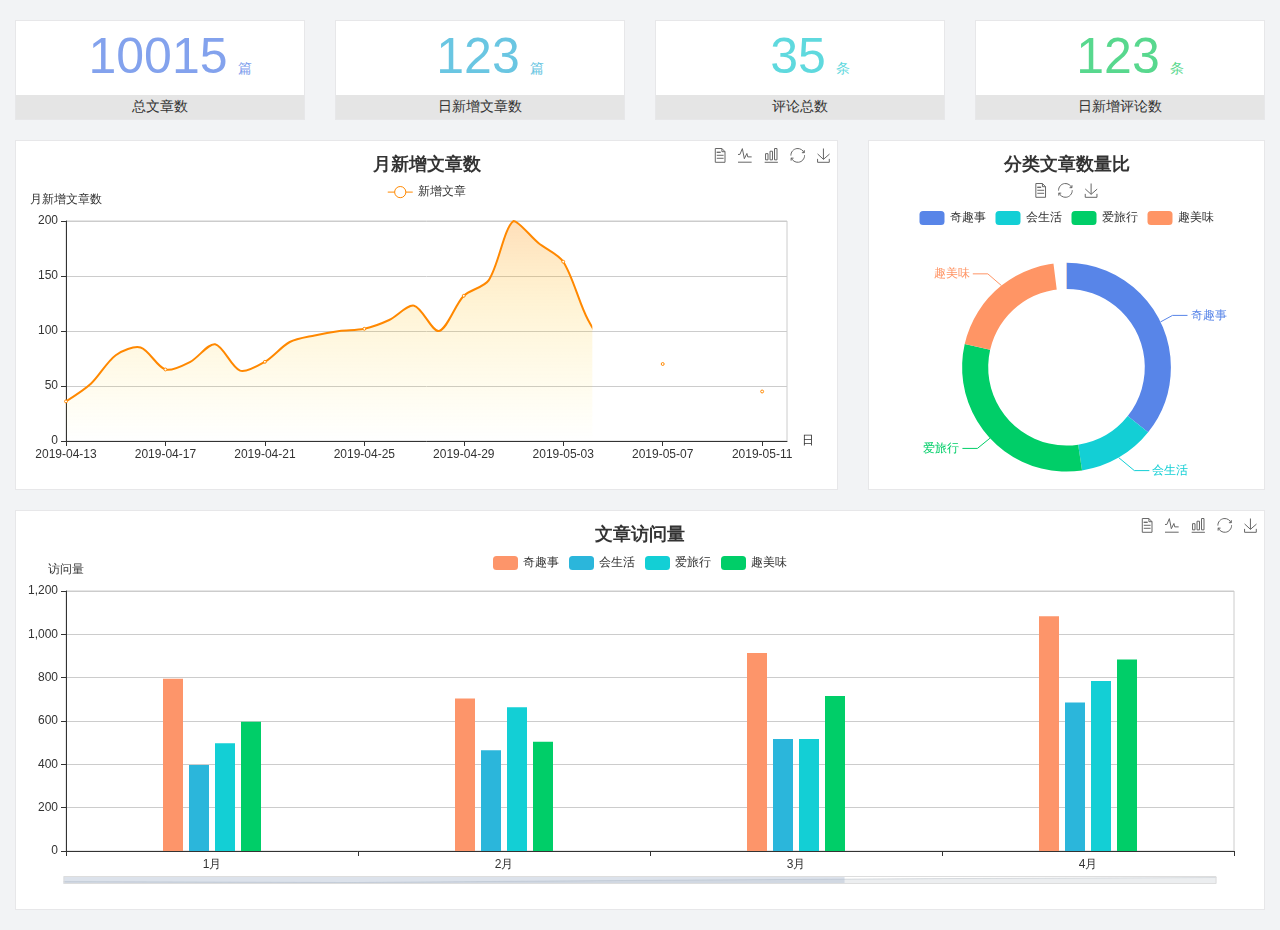
<file: home/dashboard.html>
<!DOCTYPE html>
<html lang="en">

<head>
  <meta charset="UTF-8">
  <meta name="viewport" content="width=device-width, initial-scale=1.0">
  <meta http-equiv="X-UA-Compatible" content="ie=edge">
  <title>图表统计</title>
  <link rel="stylesheet" href="../../assets/lib/bootstrap.css" />
  <link rel="stylesheet" href="../../assets/lib/main.css" />
  <script src="../../assets/lib/jquery.js"></script>
  <script type="text/javascript" src="../../assets/lib/echarts.min.js"></script>
</head>

<body>
  <div class="container-fluid">
    <div class="row spannel_list">
      <div class="col-sm-3 col-xs-6">
        <div class="spannel">
          <em>10015</em><span>篇</span>
          <b>总文章数</b>
        </div>
      </div>
      <div class="col-sm-3 col-xs-6">
        <div class="spannel scolor01">
          <em>123</em><span>篇</span>
          <b>日新增文章数</b>
        </div>
      </div>
      <div class="col-sm-3 col-xs-6">
        <div class="spannel scolor02">
          <em>35</em><span>条</span>
          <b>评论总数</b>
        </div>
      </div>
      <div class="col-sm-3 col-xs-6">
        <div class="spannel scolor03">
          <em>123</em><span>条</span>
          <b>日新增评论数</b>
        </div>
      </div>
    </div>
  </div>

  <div class="container-fluid">
    <div class="row curve-pie">
      <div class="col-lg-8 col-md-8">
        <div class="gragh_pannel" id="curve_show"></div>
      </div>
      <div class="col-lg-4 col-md-4">
        <div class="gragh_pannel" id="pie_show"></div>
      </div>
    </div>
  </div>

  <div class="container-fluid">
    <div class="column_pannel" id="column_show"></div>
  </div>

  <script>
    var oChart = echarts.init(document.getElementById('curve_show'));
    var aList_all = [
      { 'count': 36, 'date': '2019-04-13' },
      { 'count': 52, 'date': '2019-04-14' },
      { 'count': 78, 'date': '2019-04-15' },
      { 'count': 85, 'date': '2019-04-16' },
      { 'count': 65, 'date': '2019-04-17' },
      { 'count': 72, 'date': '2019-04-18' },
      { 'count': 88, 'date': '2019-04-19' },
      { 'count': 64, 'date': '2019-04-20' },
      { 'count': 72, 'date': '2019-04-21' },
      { 'count': 90, 'date': '2019-04-22' },
      { 'count': 96, 'date': '2019-04-23' },
      { 'count': 100, 'date': '2019-04-24' },
      { 'count': 102, 'date': '2019-04-25' },
      { 'count': 110, 'date': '2019-04-26' },
      { 'count': 123, 'date': '2019-04-27' },
      { 'count': 100, 'date': '2019-04-28' },
      { 'count': 132, 'date': '2019-04-29' },
      { 'count': 146, 'date': '2019-04-30' },
      { 'count': 200, 'date': '2019-05-01' },
      { 'count': 180, 'date': '2019-05-02' },
      { 'count': 163, 'date': '2019-05-03' },
      { 'count': 110, 'date': '2019-05-04' },
      { 'count': 80, 'date': '2019-05-05' },
      { 'count': 82, 'date': '2019-05-06' },
      { 'count': 70, 'date': '2019-05-07' },
      { 'count': 65, 'date': '2019-05-08' },
      { 'count': 54, 'date': '2019-05-09' },
      { 'count': 40, 'date': '2019-05-10' },
      { 'count': 45, 'date': '2019-05-11' },
      { 'count': 38, 'date': '2019-05-12' },
    ];

    let aCount = [];
    let aDate = [];

    for (var i = 0; i < aList_all.length; i++) {
      aCount.push(aList_all[i].count);
      aDate.push(aList_all[i].date);
    }

    var chartopt = {
      title: {
        text: '月新增文章数',
        left: 'center',
        top: '10'
      },
      tooltip: {
        trigger: 'axis'
      },
      legend: {
        data: ['新增文章'],
        top: '40'
      },
      toolbox: {
        show: true,
        feature: {
          mark: { show: true },
          dataView: { show: true, readOnly: false },
          magicType: { show: true, type: ['line', 'bar'] },
          restore: { show: true },
          saveAsImage: { show: true }
        }
      },
      calculable: true,
      xAxis: [
        {
          name: '日',
          type: 'category',
          boundaryGap: false,
          data: aDate
        }
      ],
      yAxis: [
        {
          name: '月新增文章数',
          type: 'value'
        }
      ],
      series: [
        {
          name: '新增文章',
          type: 'line',
          smooth: true,
          itemStyle: { normal: { areaStyle: { type: 'default' }, color: '#f80' }, lineStyle: { color: '#f80' } },
          data: aCount
        }],
      areaStyle: {
        normal: {
          color: new echarts.graphic.LinearGradient(0, 0, 0, 1, [{
            offset: 0,
            color: 'rgba(255,136,0,0.39)'
          }, {
            offset: .34,
            color: 'rgba(255,180,0,0.25)'
          }, {
            offset: 1,
            color: 'rgba(255,222,0,0.00)'
          }])

        }
      },
      grid: {
        show: true,
        x: 50,
        x2: 50,
        y: 80,
        height: 220
      }
    };

    oChart.setOption(chartopt);


    var oPie = echarts.init(document.getElementById('pie_show'));
    var oPieopt =
    {
      title: {
        top: 10,
        text: '分类文章数量比',
        x: 'center'
      },
      tooltip: {
        trigger: 'item',
        formatter: "{a} <br/>{b} : {c} ({d}%)"
      },
      color: ['#5885e8', '#13cfd5', '#00ce68', '#ff9565'],
      legend: {
        x: 'center',
        top: 65,
        data: ['奇趣事', '会生活', '爱旅行', '趣美味']
      },
      toolbox: {
        show: true,
        x: 'center',
        top: 35,
        feature: {
          mark: { show: true },
          dataView: { show: true, readOnly: false },
          magicType: {
            show: true,
            type: ['pie', 'funnel'],
            option: {
              funnel: {
                x: '25%',
                width: '50%',
                funnelAlign: 'left',
                max: 1548
              }
            }
          },
          restore: { show: true },
          saveAsImage: { show: true }
        }
      },
      calculable: true,
      series: [
        {
          name: '访问来源',
          type: 'pie',
          radius: ['45%', '60%'],
          center: ['50%', '65%'],
          data: [
            { value: 300, name: '奇趣事' },
            { value: 100, name: '会生活' },
            { value: 260, name: '爱旅行' },
            { value: 180, name: '趣美味' }
          ]
        }
      ]
    };
    oPie.setOption(oPieopt);



    var oColumn = this.echarts.init(document.getElementById('column_show'));
    var oColumnopt =
    {
      title: {
        text: '文章访问量',
        left: 'center',
        top: '10'
      },
      tooltip: {
        trigger: 'axis'
      },
      legend: {
        data: ['奇趣事', '会生活', '爱旅行', '趣美味'],
        top: '40'
      },
      toolbox: {
        show: true,
        feature: {
          mark: { show: true },
          dataView: { show: true, readOnly: false },
          magicType: { show: true, type: ['line', 'bar'] },
          restore: { show: true },
          saveAsImage: { show: true }
        }
      },
      calculable: true,
      xAxis: [
        {
          type: 'category',
          data: ['1月', '2月', '3月', '4月', '5月']
        }
      ],
      yAxis: [
        {
          name: '访问量',
          type: 'value'
        }
      ],
      series: [
        {
          name: '奇趣事',
          type: 'bar',
          barWidth: 20,
          itemStyle: {
            normal: { areaStyle: { type: 'default' }, color: '#fd956a' }
          },
          data: [800, 708, 920, 1090, 1200]
        },
        {
          name: '会生活',
          type: 'bar',
          barWidth: 20,
          itemStyle: {
            normal: { areaStyle: { type: 'default' }, color: '#2bb6db' }
          },
          data: [400, 468, 520, 690, 800]
        },
        {
          name: '爱旅行',
          type: 'bar',
          barWidth: 20,
          itemStyle: {
            normal: { areaStyle: { type: 'default' }, color: '#13cfd5' }
          },
          data: [500, 668, 520, 790, 900]
        },
        {
          name: '趣美味',
          type: 'bar',
          barWidth: 20,
          itemStyle: {
            normal: { areaStyle: { type: 'default' }, color: '#00ce68' }
          },
          data: [600, 508, 720, 890, 1000]
        }
      ],
      grid: {
        show: true,
        x: 50,
        x2: 30,
        y: 80,
        height: 260
      },
      dataZoom: [//给x轴设置滚动条
        {
          start: 0,//默认为0
          end: 100 - 1000 / 31,//默认为100
          type: 'slider',
          show: true,
          xAxisIndex: [0],
          handleSize: 0,//滑动条的 左右2个滑动条的大小
          height: 8,//组件高度
          left: 45, //左边的距离
          right: 50,//右边的距离
          bottom: 26,//右边的距离
          handleColor: '#ddd',//h滑动图标的颜色
          handleStyle: {
            borderColor: "#cacaca",
            borderWidth: "1",
            shadowBlur: 2,
            background: "#ddd",
            shadowColor: "#ddd",
          }
        }]
    };
    oColumn.setOption(oColumnopt);
  </script>
</body>

</html>
</file>
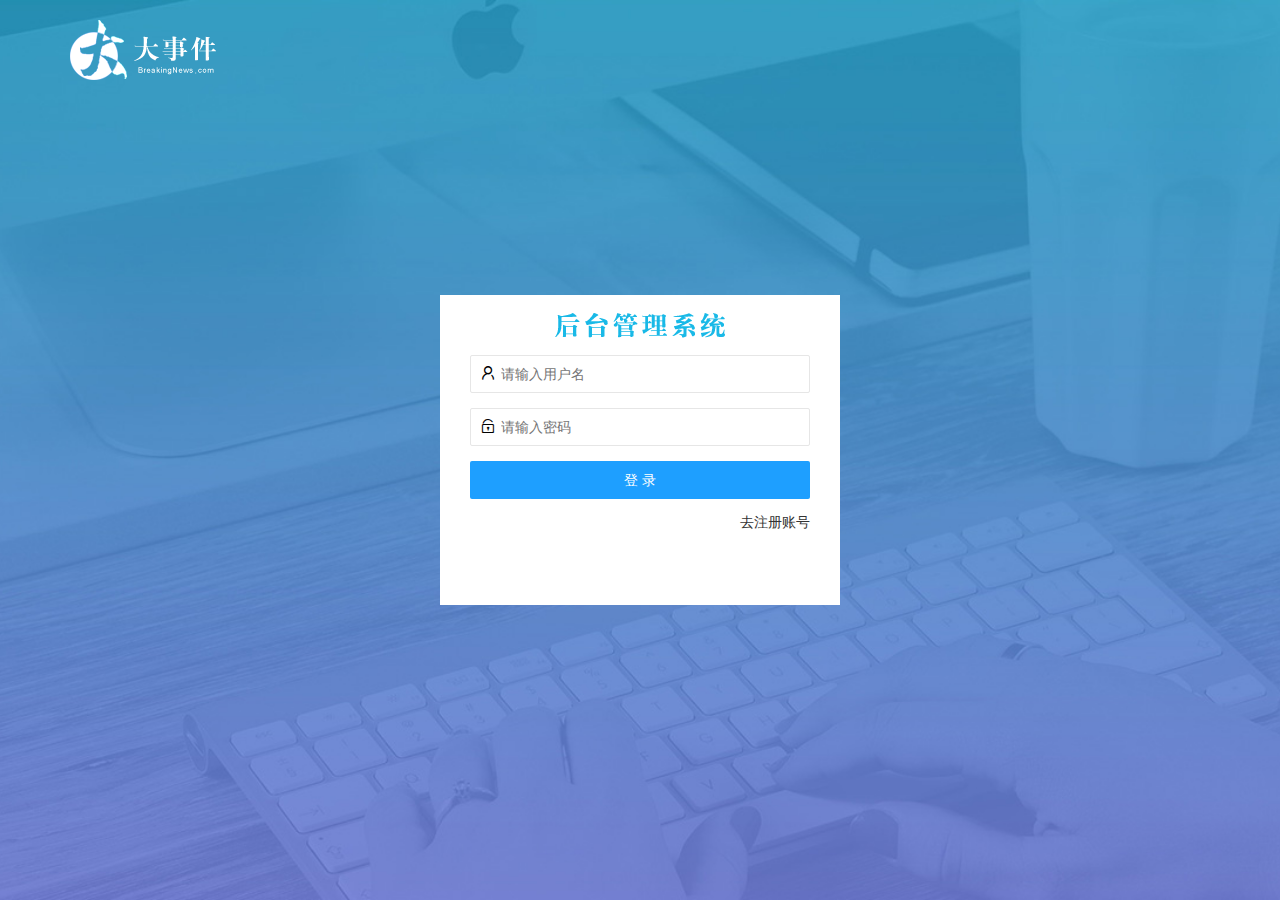
<file: home/login.html>
<!DOCTYPE html>
<html lang="en">

<head>
    <meta charset="UTF-8">
    <meta name="viewport" content="width=device-width, initial-scale=1.0">
    <title>Document</title>
    <link rel="stylesheet" href="../assets/lib/layui/css/layui.css">
    <link rel="stylesheet" href="../assets/css/login.css">
</head>

<body>
    <!-- logo -->
    <div class="layui-main header">
        <img src="../assets/images/logo.png" alt="">
    </div>
    <!-- 登录&&注册表单区域 -->
    <div class="loginAndResi">
        <!-- 标题 -->
        <div class="title"></div>

        <!-- 登录 -->
        <div class="loginBox">
            <form class="layui-form" id="loginForm">
                <div class="layui-form-item">
                    <i class="layui-icon layui-icon-username"></i>
                    <input type="text" name="username" required lay-verify="required" placeholder="请输入用户名"
                        autocomplete="off" class="layui-input">
                </div>
                <div class="layui-form-item">
                    <i class="layui-icon layui-icon-password"></i>
                    <input type="password" name="password" required lay-verify="required|pass" placeholder="请输入密码"
                        autocomplete="off" class="layui-input">
                </div>
                <div class="layui-form-item">
                    <button class="layui-btn layui-btn-normal layui-btn-fluid" lay-submit lay-filter="formDemo">登
                        录</button>
                </div>
                <div class="layui-form-item">
                    <a href="javascript:;" id="gotoRegi">去注册账号</a>
                </div>
            </form>
        </div>
        <!-- 注册 -->
        <div class="regiBox">
            <form class="layui-form" id="regiForm">
                <div class="layui-form-item">
                    <i class="layui-icon layui-icon-username"></i>
                    <input type="text" name="username" required lay-verify="required" placeholder="请输入用户名"
                        autocomplete="off" class="layui-input">
                </div>
                <div class="layui-form-item">
                    <i class="layui-icon layui-icon-password"></i>
                    <input type="password" name="password" required lay-verify="required|pass" placeholder="请输入密码"
                        autocomplete="off" class="layui-input">
                </div>
                <div class="layui-form-item">
                    <i class="layui-icon layui-icon-password"></i>
                    <input type="password" name="repassword" required lay-verify="required|pass|repass"
                        placeholder="再次确认密码" autocomplete="off" class="layui-input">
                </div>
                <div class="layui-form-item">
                    <button class="layui-btn layui-btn-normal layui-btn-fluid" lay-submit lay-filter="formDemo">注册
                    </button>
                </div>
                <div class="layui-form-item">
                    <a href="javascript:;" id="gotoLogin">去登录</a>
                </div>
            </form>
        </div>

    </div>

    <script src="../assets/lib/jquery.js"></script>
    <script src="../assets/lib/layui/layui.all.js"></script>
    <script src="../assets/js/ajaxBase.js"></script>
    <script src="../assets/js/login1.js"></script>
</body>

</html>
</file>
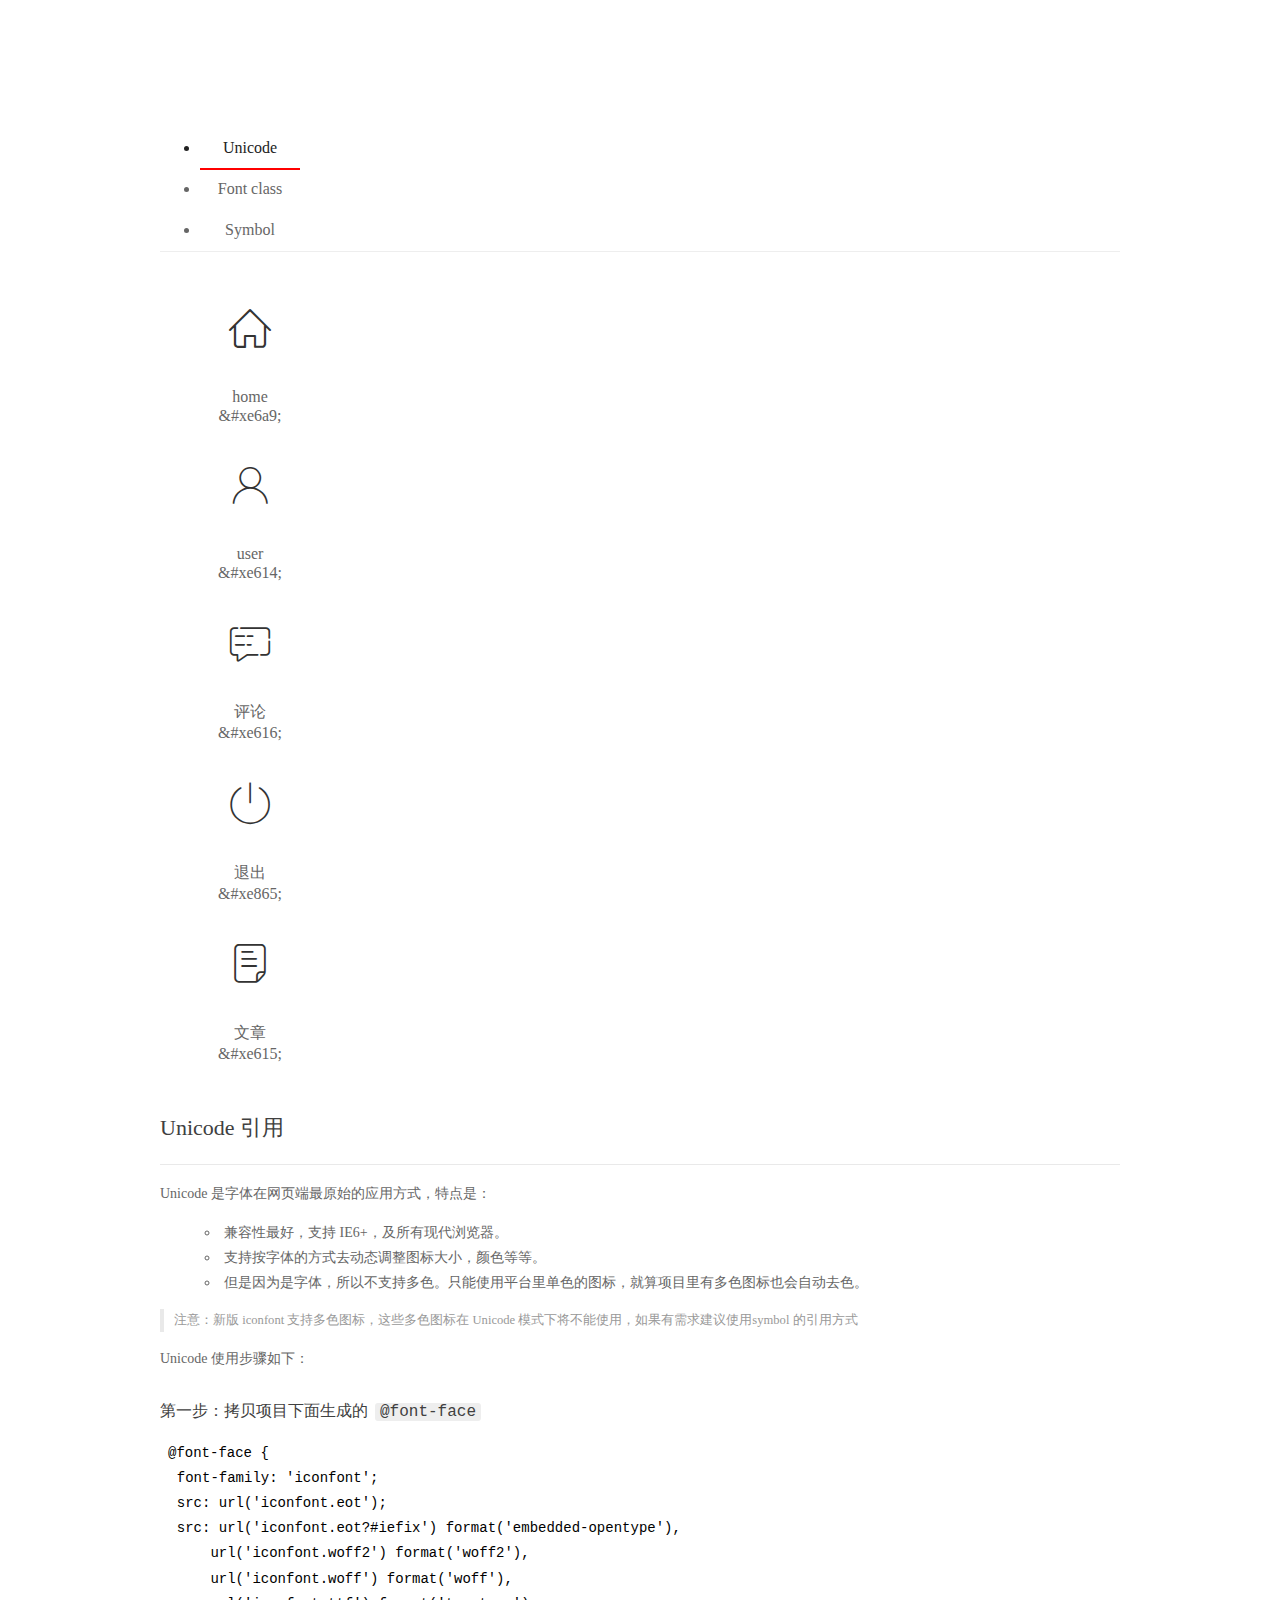
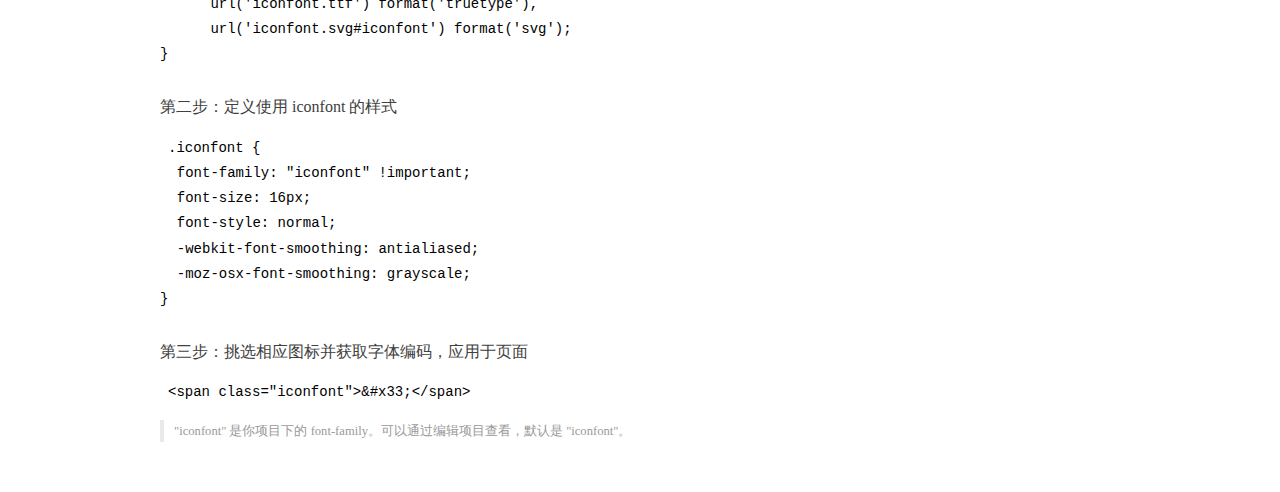
<file: assets/fonts/demo_index.html>
<!DOCTYPE html>
<html>
<head>
  <meta charset="utf-8"/>
  <title>IconFont Demo</title>
  <link rel="shortcut icon" href="https://gtms04.alicdn.com/tps/i4/TB1_oz6GVXXXXaFXpXXJDFnIXXX-64-64.ico" type="image/x-icon"/>
  <link rel="stylesheet" href="https://g.alicdn.com/thx/cube/1.3.2/cube.min.css">
  <link rel="stylesheet" href="demo.css">
  <link rel="stylesheet" href="iconfont.css">
  <script src="iconfont.js"></script>
  <!-- jQuery -->
  <script src="https://a1.alicdn.com/oss/uploads/2018/12/26/7bfddb60-08e8-11e9-9b04-53e73bb6408b.js"></script>
  <!-- 代码高亮 -->
  <script src="https://a1.alicdn.com/oss/uploads/2018/12/26/a3f714d0-08e6-11e9-8a15-ebf944d7534c.js"></script>
</head>
<body>
  <div class="main">
    <h1 class="logo"><a href="https://www.iconfont.cn/" title="iconfont 首页" target="_blank">&#xe86b;</a></h1>
    <div class="nav-tabs">
      <ul id="tabs" class="dib-box">
        <li class="dib active"><span>Unicode</span></li>
        <li class="dib"><span>Font class</span></li>
        <li class="dib"><span>Symbol</span></li>
      </ul>
      
    </div>
    <div class="tab-container">
      <div class="content unicode" style="display: block;">
          <ul class="icon_lists dib-box">
          
            <li class="dib">
              <span class="icon iconfont">&#xe6a9;</span>
                <div class="name">home</div>
                <div class="code-name">&amp;#xe6a9;</div>
              </li>
          
            <li class="dib">
              <span class="icon iconfont">&#xe614;</span>
                <div class="name">user</div>
                <div class="code-name">&amp;#xe614;</div>
              </li>
          
            <li class="dib">
              <span class="icon iconfont">&#xe616;</span>
                <div class="name">评论</div>
                <div class="code-name">&amp;#xe616;</div>
              </li>
          
            <li class="dib">
              <span class="icon iconfont">&#xe865;</span>
                <div class="name">退出</div>
                <div class="code-name">&amp;#xe865;</div>
              </li>
          
            <li class="dib">
              <span class="icon iconfont">&#xe615;</span>
                <div class="name">文章</div>
                <div class="code-name">&amp;#xe615;</div>
              </li>
          
          </ul>
          <div class="article markdown">
          <h2 id="unicode-">Unicode 引用</h2>
          <hr>

          <p>Unicode 是字体在网页端最原始的应用方式，特点是：</p>
          <ul>
            <li>兼容性最好，支持 IE6+，及所有现代浏览器。</li>
            <li>支持按字体的方式去动态调整图标大小，颜色等等。</li>
            <li>但是因为是字体，所以不支持多色。只能使用平台里单色的图标，就算项目里有多色图标也会自动去色。</li>
          </ul>
          <blockquote>
            <p>注意：新版 iconfont 支持多色图标，这些多色图标在 Unicode 模式下将不能使用，如果有需求建议使用symbol 的引用方式</p>
          </blockquote>
          <p>Unicode 使用步骤如下：</p>
          <h3 id="-font-face">第一步：拷贝项目下面生成的 <code>@font-face</code></h3>
<pre><code class="language-css"
>@font-face {
  font-family: 'iconfont';
  src: url('iconfont.eot');
  src: url('iconfont.eot?#iefix') format('embedded-opentype'),
      url('iconfont.woff2') format('woff2'),
      url('iconfont.woff') format('woff'),
      url('iconfont.ttf') format('truetype'),
      url('iconfont.svg#iconfont') format('svg');
}
</code></pre>
          <h3 id="-iconfont-">第二步：定义使用 iconfont 的样式</h3>
<pre><code class="language-css"
>.iconfont {
  font-family: "iconfont" !important;
  font-size: 16px;
  font-style: normal;
  -webkit-font-smoothing: antialiased;
  -moz-osx-font-smoothing: grayscale;
}
</code></pre>
          <h3 id="-">第三步：挑选相应图标并获取字体编码，应用于页面</h3>
<pre>
<code class="language-html"
>&lt;span class="iconfont"&gt;&amp;#x33;&lt;/span&gt;
</code></pre>
          <blockquote>
            <p>"iconfont" 是你项目下的 font-family。可以通过编辑项目查看，默认是 "iconfont"。</p>
          </blockquote>
          </div>
      </div>
      <div class="content font-class">
        <ul class="icon_lists dib-box">
          
          <li class="dib">
            <span class="icon iconfont icon-home"></span>
            <div class="name">
              home
            </div>
            <div class="code-name">.icon-home
            </div>
          </li>
          
          <li class="dib">
            <span class="icon iconfont icon-user"></span>
            <div class="name">
              user
            </div>
            <div class="code-name">.icon-user
            </div>
          </li>
          
          <li class="dib">
            <span class="icon iconfont icon-pinglun"></span>
            <div class="name">
              评论
            </div>
            <div class="code-name">.icon-pinglun
            </div>
          </li>
          
          <li class="dib">
            <span class="icon iconfont icon-tuichu"></span>
            <div class="name">
              退出
            </div>
            <div class="code-name">.icon-tuichu
            </div>
          </li>
          
          <li class="dib">
            <span class="icon iconfont icon-16"></span>
            <div class="name">
              文章
            </div>
            <div class="code-name">.icon-16
            </div>
          </li>
          
        </ul>
        <div class="article markdown">
        <h2 id="font-class-">font-class 引用</h2>
        <hr>

        <p>font-class 是 Unicode 使用方式的一种变种，主要是解决 Unicode 书写不直观，语意不明确的问题。</p>
        <p>与 Unicode 使用方式相比，具有如下特点：</p>
        <ul>
          <li>兼容性良好，支持 IE8+，及所有现代浏览器。</li>
          <li>相比于 Unicode 语意明确，书写更直观。可以很容易分辨这个 icon 是什么。</li>
          <li>因为使用 class 来定义图标，所以当要替换图标时，只需要修改 class 里面的 Unicode 引用。</li>
          <li>不过因为本质上还是使用的字体，所以多色图标还是不支持的。</li>
        </ul>
        <p>使用步骤如下：</p>
        <h3 id="-fontclass-">第一步：引入项目下面生成的 fontclass 代码：</h3>
<pre><code class="language-html">&lt;link rel="stylesheet" href="./iconfont.css"&gt;
</code></pre>
        <h3 id="-">第二步：挑选相应图标并获取类名，应用于页面：</h3>
<pre><code class="language-html">&lt;span class="iconfont icon-xxx"&gt;&lt;/span&gt;
</code></pre>
        <blockquote>
          <p>"
            iconfont" 是你项目下的 font-family。可以通过编辑项目查看，默认是 "iconfont"。</p>
        </blockquote>
      </div>
      </div>
      <div class="content symbol">
          <ul class="icon_lists dib-box">
          
            <li class="dib">
                <svg class="icon svg-icon" aria-hidden="true">
                  <use xlink:href="#icon-home"></use>
                </svg>
                <div class="name">home</div>
                <div class="code-name">#icon-home</div>
            </li>
          
            <li class="dib">
                <svg class="icon svg-icon" aria-hidden="true">
                  <use xlink:href="#icon-user"></use>
                </svg>
                <div class="name">user</div>
                <div class="code-name">#icon-user</div>
            </li>
          
            <li class="dib">
                <svg class="icon svg-icon" aria-hidden="true">
                  <use xlink:href="#icon-pinglun"></use>
                </svg>
                <div class="name">评论</div>
                <div class="code-name">#icon-pinglun</div>
            </li>
          
            <li class="dib">
                <svg class="icon svg-icon" aria-hidden="true">
                  <use xlink:href="#icon-tuichu"></use>
                </svg>
                <div class="name">退出</div>
                <div class="code-name">#icon-tuichu</div>
            </li>
          
            <li class="dib">
                <svg class="icon svg-icon" aria-hidden="true">
                  <use xlink:href="#icon-16"></use>
                </svg>
                <div class="name">文章</div>
                <div class="code-name">#icon-16</div>
            </li>
          
          </ul>
          <div class="article markdown">
          <h2 id="symbol-">Symbol 引用</h2>
          <hr>

          <p>这是一种全新的使用方式，应该说这才是未来的主流，也是平台目前推荐的用法。相关介绍可以参考这篇<a href="">文章</a>
            这种用法其实是做了一个 SVG 的集合，与另外两种相比具有如下特点：</p>
          <ul>
            <li>支持多色图标了，不再受单色限制。</li>
            <li>通过一些技巧，支持像字体那样，通过 <code>font-size</code>, <code>color</code> 来调整样式。</li>
            <li>兼容性较差，支持 IE9+，及现代浏览器。</li>
            <li>浏览器渲染 SVG 的性能一般，还不如 png。</li>
          </ul>
          <p>使用步骤如下：</p>
          <h3 id="-symbol-">第一步：引入项目下面生成的 symbol 代码：</h3>
<pre><code class="language-html">&lt;script src="./iconfont.js"&gt;&lt;/script&gt;
</code></pre>
          <h3 id="-css-">第二步：加入通用 CSS 代码（引入一次就行）：</h3>
<pre><code class="language-html">&lt;style&gt;
.icon {
  width: 1em;
  height: 1em;
  vertical-align: -0.15em;
  fill: currentColor;
  overflow: hidden;
}
&lt;/style&gt;
</code></pre>
          <h3 id="-">第三步：挑选相应图标并获取类名，应用于页面：</h3>
<pre><code class="language-html">&lt;svg class="icon" aria-hidden="true"&gt;
  &lt;use xlink:href="#icon-xxx"&gt;&lt;/use&gt;
&lt;/svg&gt;
</code></pre>
          </div>
      </div>

    </div>
  </div>
  <script>
  $(document).ready(function () {
      $('.tab-container .content:first').show()

      $('#tabs li').click(function (e) {
        var tabContent = $('.tab-container .content')
        var index = $(this).index()

        if ($(this).hasClass('active')) {
          return
        } else {
          $('#tabs li').removeClass('active')
          $(this).addClass('active')

          tabContent.hide().eq(index).fadeIn()
        }
      })
    })
  </script>
</body>
</html>
</file>
<file: assets/lib/main.css>
body{
    font-family:'MicroSoft YaHei';
    background-color: #f2f3f5;
}
.main_wrap{
    position:fixed;
    width:100%;
    height:100%;
    left:0px;
    top:0px;
    background:url('../images/login_bg.jpg'); 
    background-size:100% 100%; 
  }
.header{
    width:1200px;
    overflow: hidden;
    margin:20px auto 0;
}
.heade .logo{
    float: left;
}
.header .copyright{
    float:right;
    font-size:12px;
    color:#fff;
    text-align:right;
    line-height:20px;
    margin-top:10px;
}
.login_form_con{
    position:absolute;
    left:50%;
    top:50%;
    margin-left:-200px;
    margin-top:-155px;
    width:400px;
    height:310px;
    background-color: #edeff0;
}

.login_form{
    position: relative;
}

.login_form .icon-user{
    position:absolute;
    font-size:16px;
    color:#999;
    left:46px;
    top:12px;
}
.login_form .icon-key{
    position:absolute;
    font-size:18px;
    color:#999;
    left:46px;
    top:78px;
}
.login_title{
    height:60px;
    background:url('../images/login_title.png') center center no-repeat #fff;
}
.input_txt,.input_pass,.input_sub{
    display:block;
    width:334px;
    height:37px;
    padding:0px;
    text-indent:40px;
    border:1px solid #ddd;
    margin:27px auto 0;
    outline:none;
}
.input_sub{
    margin-top:40px;
    height:42px;
    background-color: #19b9e7;
    text-indent:0px;
    font-size:18px;
    color:#fff;
    cursor: pointer;
}
.input_sub:hover{
    background-color: #08a0cc;
}

.sider{
    position:fixed;
    left:0;
    top:0;
    bottom:0;
    width:210px;
    background-color: #323745;
}
.sider .logo{
    display:block;
    height:56px;
    background-color: #242732;
    overflow: hidden;
}
.sider .logo img{
    display:block;
    margin:6px auto 0;
}
.user_info{
    height:79px;
    border-bottom:1px solid #5a5e6b;
}

.user_info img{
    float: left;
    width:40px;
    height:40px;
    border-radius:20px;
    margin:19px 0 0 30px;
}
.user_info span{
    float: left;
    width:120px;
    font-size:12px;
    color:#fff;
    margin:23px 0 0 20px;
}
.user_info b{
    float: left;
    width: 120px;
    font-weight:normal;
    font-size:12px;
    color:#adafb5;
    margin:2px 0 0 20px;
}

.menu .level01{
    height:50px;
    line-height:50px;
}
.menu .level01 a{
    display:block;
    height:50px;
    font-size:12px;
    color:#adafb5;
    overflow: hidden;
}
.menu .level01.active a{
    background-color: #1378f0;
    color:#fff;
}
.menu .level01.active i{
    color:#fff;
}

.menu .level01 a:hover{
    background-color: #1378f0;
    color:#fff;
}
.menu .level01 a:hover i{
    color:#fff;
}
.menu .level01 i{
    color:#61646f;
    font-size:22px;
    float: left;
    margin-left:26px;
}
.menu .level01 span{
    float: left;
    margin-left:10px;
}
.menu .level01 b{
    float: right;
    margin-right:20px;
    font-weight:normal;
    transform:rotate(90deg);
    transition:all 500ms ease;
}

.menu .level01 .rotate0{
    transform:rotate(0deg);
}

.menu .level02{
    background: #242732;
    display:none;
}


.menu .level02 li{
    height:40px;
    line-height:40px;
}
.menu .level02 li a{
    display:block;
    height:40px;
    font-size:12px;
    color:#adafb5;
    overflow: hidden;
}

.menu .level02 li a:hover{
    background-color: #1378f0;
    color:#fff;
}

.menu .level02 li i{
    font-size:12px;
    float: left;
    margin-left:60px;
}
.menu .level02 li span{
    font-size:12px;
    float: left;
    margin-left:5px;
}

.menu .level02 .active a{
    color:#ffae00;
}

.header_bar{
    position:fixed;
    left:210px;
    right:0;
    top:0;
    height:56px;
    background-color: #fff;
}

.main{
    position:fixed;
    left:210px;
    top:56px;
    right:0;
    bottom:0;
    background-color: #f2f3f5;
}

.search_form{
    width:218px;
    height:33px;
    border:1px solid #ddd;
    background-color: #f2f3f5;
    border-radius:16px;
    float: left;
    margin:12px 0 0 27px;
}

.search_form input{
    padding:0px;
    margin:0px;
    border:0px;
    float: left;
    background-color: #f2f3f5;
    font-size:12px;
    width:175px;
    height:31px;
    margin-left:12px;
    outline:none;
   
}

.search_form .icon-search{
    line-height:33px;
    cursor: pointer;
    font-size:18px;
    color:#abaebb;
}
.user_center_link{
    float:right;

}
.user_center_link a{
    line-height:56px;
    font-size:12px;
    color:#999;
    margin-right:15px;
}
.user_center_link a:hover{
    color:#ffae00
}

.user_center_link img{
    width:42px;
    height:42px;
    border-radius:32px;
    margin-right:10px;
}

.spannel_list{
    margin-top:20px;
}

.spannel{
	height:100px;
	overflow:hidden;
	text-align:center;
    position:relative;
    background-color: #fff;
    border:1px solid #e7e7e9;
    margin-bottom:20px;
}

.spannel em{
    font-style:normal;
	font-size:50px;
	line-height:50px;
	display:inline-block;
	margin:10px 0 0 20px;
	font-family:'Arial';
	color:#83a2ed;
}

.spannel span{
	font-size:14px;
	display:inline-block;
	color:#83a2ed;
	margin-left:10px;
}

.spannel b{
	position:absolute;
	left:0;
	bottom:0;
	width:100%;
	line-height:24px;
	background:#e5e5e5;
	color:#333;
	font-size:14px;
	font-weight:normal;
}

.scolor01 em,.scolor01 span{
	color:#6ac6e2;
}

.scolor02 em,.scolor02 span{
	color:#5fd9de;
}

.scolor03 em,.scolor03 span{
	color:#58d88e;
}


.gragh_pannel{
    height:350px;
    border:1px solid #e7e7e9;
    background-color: #fff!important; 
    margin-bottom:20px;  
}

.column_pannel{
    margin-bottom:20px;
    height:400px;
    border:1px solid #e7e7e9;
    background-color: #fff!important;   
}

.common_title{
    line-height:42px;
    background-color: #fbfbfb;
    border:1px solid #e7e7e9;
    margin-top:20px;
    text-indent: 15px;
    font-size:14px;
    color:#333;
}

.common_con{
    border:1px solid #e7e7e9;
    border-top:0px;
    background-color: #fff;
    padding-bottom:20px;
    margin-bottom:20px;
}
.opt_btns{
    margin-top:20px;
}

.mp20{
    margin-top:20px;
}

.pagination{   
   margin:0;
}

.article_form{
    margin-top:20px;
}

.form-group{
    margin-bottom:25px;
}

.form-group label{
    font-weight:normal;
    color:#666;
}

.icon-icondate{
    line-height:16px;
}

.user_pic{
    width:100px;
    height:100px;
    margin-bottom:10px;
}

.article_cover{
    width:200px;
    height:200px;
    margin-bottom:10px;
}
</file>
<file: assets/lib/layui/css/layui.css>
/** layui-v2.5.6 MIT License By https://www.layui.com */
 .layui-inline,img{display:inline-block;vertical-align:middle}h1,h2,h3,h4,h5,h6{font-weight:400}.layui-edge,.layui-header,.layui-inline,.layui-main{position:relative}.layui-body,.layui-edge,.layui-elip{overflow:hidden}.layui-btn,.layui-edge,.layui-inline,img{vertical-align:middle}.layui-btn,.layui-disabled,.layui-icon,.layui-unselect{-moz-user-select:none;-webkit-user-select:none;-ms-user-select:none}.layui-elip,.layui-form-checkbox span,.layui-form-pane .layui-form-label{text-overflow:ellipsis;white-space:nowrap}.layui-breadcrumb,.layui-tree-btnGroup{visibility:hidden}blockquote,body,button,dd,div,dl,dt,form,h1,h2,h3,h4,h5,h6,input,li,ol,p,pre,td,textarea,th,ul{margin:0;padding:0;-webkit-tap-highlight-color:rgba(0,0,0,0)}a:active,a:hover{outline:0}img{border:none}li{list-style:none}table{border-collapse:collapse;border-spacing:0}h4,h5,h6{font-size:100%}button,input,optgroup,option,select,textarea{font-family:inherit;font-size:inherit;font-style:inherit;font-weight:inherit;outline:0}pre{white-space:pre-wrap;white-space:-moz-pre-wrap;white-space:-pre-wrap;white-space:-o-pre-wrap;word-wrap:break-word}body{line-height:24px;font:14px Helvetica Neue,Helvetica,PingFang SC,Tahoma,Arial,sans-serif}hr{height:1px;margin:10px 0;border:0;clear:both}a{color:#333;text-decoration:none}a:hover{color:#777}a cite{font-style:normal;*cursor:pointer}.layui-border-box,.layui-border-box *{box-sizing:border-box}.layui-box,.layui-box *{box-sizing:content-box}.layui-clear{clear:both;*zoom:1}.layui-clear:after{content:'\20';clear:both;*zoom:1;display:block;height:0}.layui-inline{*display:inline;*zoom:1}.layui-edge{display:inline-block;width:0;height:0;border-width:6px;border-style:dashed;border-color:transparent}.layui-edge-top{top:-4px;border-bottom-color:#999;border-bottom-style:solid}.layui-edge-right{border-left-color:#999;border-left-style:solid}.layui-edge-bottom{top:2px;border-top-color:#999;border-top-style:solid}.layui-edge-left{border-right-color:#999;border-right-style:solid}.layui-disabled,.layui-disabled:hover{color:#d2d2d2!important;cursor:not-allowed!important}.layui-circle{border-radius:100%}.layui-show{display:block!important}.layui-hide{display:none!important}@font-face{font-family:layui-icon;src:url(../font/iconfont.eot?v=256);src:url(../font/iconfont.eot?v=256#iefix) format('embedded-opentype'),url(../font/iconfont.woff2?v=256) format('woff2'),url(../font/iconfont.woff?v=256) format('woff'),url(../font/iconfont.ttf?v=256) format('truetype'),url(../font/iconfont.svg?v=256#layui-icon) format('svg')}.layui-icon{font-family:layui-icon!important;font-size:16px;font-style:normal;-webkit-font-smoothing:antialiased;-moz-osx-font-smoothing:grayscale}.layui-icon-reply-fill:before{content:"\e611"}.layui-icon-set-fill:before{content:"\e614"}.layui-icon-menu-fill:before{content:"\e60f"}.layui-icon-search:before{content:"\e615"}.layui-icon-share:before{content:"\e641"}.layui-icon-set-sm:before{content:"\e620"}.layui-icon-engine:before{content:"\e628"}.layui-icon-close:before{content:"\1006"}.layui-icon-close-fill:before{content:"\1007"}.layui-icon-chart-screen:before{content:"\e629"}.layui-icon-star:before{content:"\e600"}.layui-icon-circle-dot:before{content:"\e617"}.layui-icon-chat:before{content:"\e606"}.layui-icon-release:before{content:"\e609"}.layui-icon-list:before{content:"\e60a"}.layui-icon-chart:before{content:"\e62c"}.layui-icon-ok-circle:before{content:"\1005"}.layui-icon-layim-theme:before{content:"\e61b"}.layui-icon-table:before{content:"\e62d"}.layui-icon-right:before{content:"\e602"}.layui-icon-left:before{content:"\e603"}.layui-icon-cart-simple:before{content:"\e698"}.layui-icon-face-cry:before{content:"\e69c"}.layui-icon-face-smile:before{content:"\e6af"}.layui-icon-survey:before{content:"\e6b2"}.layui-icon-tree:before{content:"\e62e"}.layui-icon-ie:before{content:"\e7bb"}.layui-icon-upload-circle:before{content:"\e62f"}.layui-icon-add-circle:before{content:"\e61f"}.layui-icon-download-circle:before{content:"\e601"}.layui-icon-templeate-1:before{content:"\e630"}.layui-icon-util:before{content:"\e631"}.layui-icon-face-surprised:before{content:"\e664"}.layui-icon-edit:before{content:"\e642"}.layui-icon-speaker:before{content:"\e645"}.layui-icon-down:before{content:"\e61a"}.layui-icon-file:before{content:"\e621"}.layui-icon-layouts:before{content:"\e632"}.layui-icon-rate-half:before{content:"\e6c9"}.layui-icon-add-circle-fine:before{content:"\e608"}.layui-icon-prev-circle:before{content:"\e633"}.layui-icon-read:before{content:"\e705"}.layui-icon-404:before{content:"\e61c"}.layui-icon-carousel:before{content:"\e634"}.layui-icon-help:before{content:"\e607"}.layui-icon-code-circle:before{content:"\e635"}.layui-icon-windows:before{content:"\e67f"}.layui-icon-water:before{content:"\e636"}.layui-icon-username:before{content:"\e66f"}.layui-icon-find-fill:before{content:"\e670"}.layui-icon-about:before{content:"\e60b"}.layui-icon-location:before{content:"\e715"}.layui-icon-up:before{content:"\e619"}.layui-icon-pause:before{content:"\e651"}.layui-icon-date:before{content:"\e637"}.layui-icon-layim-uploadfile:before{content:"\e61d"}.layui-icon-delete:before{content:"\e640"}.layui-icon-play:before{content:"\e652"}.layui-icon-top:before{content:"\e604"}.layui-icon-firefox:before{content:"\e686"}.layui-icon-friends:before{content:"\e612"}.layui-icon-refresh-3:before{content:"\e9aa"}.layui-icon-ok:before{content:"\e605"}.layui-icon-layer:before{content:"\e638"}.layui-icon-face-smile-fine:before{content:"\e60c"}.layui-icon-dollar:before{content:"\e659"}.layui-icon-group:before{content:"\e613"}.layui-icon-layim-download:before{content:"\e61e"}.layui-icon-picture-fine:before{content:"\e60d"}.layui-icon-link:before{content:"\e64c"}.layui-icon-diamond:before{content:"\e735"}.layui-icon-log:before{content:"\e60e"}.layui-icon-key:before{content:"\e683"}.layui-icon-rate-solid:before{content:"\e67a"}.layui-icon-fonts-del:before{content:"\e64f"}.layui-icon-unlink:before{content:"\e64d"}.layui-icon-fonts-clear:before{content:"\e639"}.layui-icon-triangle-r:before{content:"\e623"}.layui-icon-circle:before{content:"\e63f"}.layui-icon-radio:before{content:"\e643"}.layui-icon-align-center:before{content:"\e647"}.layui-icon-align-right:before{content:"\e648"}.layui-icon-align-left:before{content:"\e649"}.layui-icon-loading-1:before{content:"\e63e"}.layui-icon-return:before{content:"\e65c"}.layui-icon-fonts-strong:before{content:"\e62b"}.layui-icon-upload:before{content:"\e67c"}.layui-icon-dialogue:before{content:"\e63a"}.layui-icon-video:before{content:"\e6ed"}.layui-icon-headset:before{content:"\e6fc"}.layui-icon-cellphone-fine:before{content:"\e63b"}.layui-icon-add-1:before{content:"\e654"}.layui-icon-face-smile-b:before{content:"\e650"}.layui-icon-fonts-html:before{content:"\e64b"}.layui-icon-screen-full:before{content:"\e622"}.layui-icon-form:before{content:"\e63c"}.layui-icon-cart:before{content:"\e657"}.layui-icon-camera-fill:before{content:"\e65d"}.layui-icon-tabs:before{content:"\e62a"}.layui-icon-heart-fill:before{content:"\e68f"}.layui-icon-fonts-code:before{content:"\e64e"}.layui-icon-ios:before{content:"\e680"}.layui-icon-at:before{content:"\e687"}.layui-icon-fire:before{content:"\e756"}.layui-icon-set:before{content:"\e716"}.layui-icon-fonts-u:before{content:"\e646"}.layui-icon-triangle-d:before{content:"\e625"}.layui-icon-tips:before{content:"\e702"}.layui-icon-picture:before{content:"\e64a"}.layui-icon-more-vertical:before{content:"\e671"}.layui-icon-bluetooth:before{content:"\e689"}.layui-icon-flag:before{content:"\e66c"}.layui-icon-loading:before{content:"\e63d"}.layui-icon-fonts-i:before{content:"\e644"}.layui-icon-refresh-1:before{content:"\e666"}.layui-icon-rmb:before{content:"\e65e"}.layui-icon-addition:before{content:"\e624"}.layui-icon-home:before{content:"\e68e"}.layui-icon-time:before{content:"\e68d"}.layui-icon-user:before{content:"\e770"}.layui-icon-notice:before{content:"\e667"}.layui-icon-chrome:before{content:"\e68a"}.layui-icon-edge:before{content:"\e68b"}.layui-icon-login-weibo:before{content:"\e675"}.layui-icon-voice:before{content:"\e688"}.layui-icon-upload-drag:before{content:"\e681"}.layui-icon-login-qq:before{content:"\e676"}.layui-icon-snowflake:before{content:"\e6b1"}.layui-icon-heart:before{content:"\e68c"}.layui-icon-logout:before{content:"\e682"}.layui-icon-file-b:before{content:"\e655"}.layui-icon-template:before{content:"\e663"}.layui-icon-transfer:before{content:"\e691"}.layui-icon-auz:before{content:"\e672"}.layui-icon-console:before{content:"\e665"}.layui-icon-app:before{content:"\e653"}.layui-icon-prev:before{content:"\e65a"}.layui-icon-website:before{content:"\e7ae"}.layui-icon-next:before{content:"\e65b"}.layui-icon-component:before{content:"\e857"}.layui-icon-android:before{content:"\e684"}.layui-icon-more:before{content:"\e65f"}.layui-icon-login-wechat:before{content:"\e677"}.layui-icon-shrink-right:before{content:"\e668"}.layui-icon-spread-left:before{content:"\e66b"}.layui-icon-camera:before{content:"\e660"}.layui-icon-note:before{content:"\e66e"}.layui-icon-refresh:before{content:"\e669"}.layui-icon-female:before{content:"\e661"}.layui-icon-male:before{content:"\e662"}.layui-icon-screen-restore:before{content:"\e758"}.layui-icon-password:before{content:"\e673"}.layui-icon-senior:before{content:"\e674"}.layui-icon-theme:before{content:"\e66a"}.layui-icon-tread:before{content:"\e6c5"}.layui-icon-praise:before{content:"\e6c6"}.layui-icon-star-fill:before{content:"\e658"}.layui-icon-rate:before{content:"\e67b"}.layui-icon-template-1:before{content:"\e656"}.layui-icon-vercode:before{content:"\e679"}.layui-icon-service:before{content:"\e626"}.layui-icon-cellphone:before{content:"\e678"}.layui-icon-print:before{content:"\e66d"}.layui-icon-cols:before{content:"\e610"}.layui-icon-wifi:before{content:"\e7e0"}.layui-icon-export:before{content:"\e67d"}.layui-icon-rss:before{content:"\e808"}.layui-icon-slider:before{content:"\e714"}.layui-icon-email:before{content:"\e618"}.layui-icon-subtraction:before{content:"\e67e"}.layui-icon-mike:before{content:"\e6dc"}.layui-icon-light:before{content:"\e748"}.layui-icon-gift:before{content:"\e627"}.layui-icon-mute:before{content:"\e685"}.layui-icon-reduce-circle:before{content:"\e616"}.layui-icon-music:before{content:"\e690"}.layui-main{width:1140px;margin:0 auto}.layui-header{z-index:1000;height:60px}.layui-header a:hover{transition:all .5s;-webkit-transition:all .5s}.layui-side{position:fixed;left:0;top:0;bottom:0;z-index:999;width:200px;overflow-x:hidden}.layui-side-scroll{position:relative;width:220px;height:100%;overflow-x:hidden}.layui-body{position:absolute;left:200px;right:0;top:0;bottom:0;z-index:998;width:auto;overflow-y:auto;box-sizing:border-box}.layui-layout-body{overflow:hidden}.layui-layout-admin .layui-header{background-color:#23262E}.layui-layout-admin .layui-side{top:60px;width:200px;overflow-x:hidden}.layui-layout-admin .layui-body{position:fixed;top:60px;bottom:44px}.layui-layout-admin .layui-main{width:auto;margin:0 15px}.layui-layout-admin .layui-footer{position:fixed;left:200px;right:0;bottom:0;height:44px;line-height:44px;padding:0 15px;background-color:#eee}.layui-layout-admin .layui-logo{position:absolute;left:0;top:0;width:200px;height:100%;line-height:60px;text-align:center;color:#009688;font-size:16px}.layui-layout-admin .layui-header .layui-nav{background:0 0}.layui-layout-left{position:absolute!important;left:200px;top:0}.layui-layout-right{position:absolute!important;right:0;top:0}.layui-container{position:relative;margin:0 auto;padding:0 15px;box-sizing:border-box}.layui-fluid{position:relative;margin:0 auto;padding:0 15px}.layui-row:after,.layui-row:before{content:'';display:block;clear:both}.layui-col-lg1,.layui-col-lg10,.layui-col-lg11,.layui-col-lg12,.layui-col-lg2,.layui-col-lg3,.layui-col-lg4,.layui-col-lg5,.layui-col-lg6,.layui-col-lg7,.layui-col-lg8,.layui-col-lg9,.layui-col-md1,.layui-col-md10,.layui-col-md11,.layui-col-md12,.layui-col-md2,.layui-col-md3,.layui-col-md4,.layui-col-md5,.layui-col-md6,.layui-col-md7,.layui-col-md8,.layui-col-md9,.layui-col-sm1,.layui-col-sm10,.layui-col-sm11,.layui-col-sm12,.layui-col-sm2,.layui-col-sm3,.layui-col-sm4,.layui-col-sm5,.layui-col-sm6,.layui-col-sm7,.layui-col-sm8,.layui-col-sm9,.layui-col-xs1,.layui-col-xs10,.layui-col-xs11,.layui-col-xs12,.layui-col-xs2,.layui-col-xs3,.layui-col-xs4,.layui-col-xs5,.layui-col-xs6,.layui-col-xs7,.layui-col-xs8,.layui-col-xs9{position:relative;display:block;box-sizing:border-box}.layui-col-xs1,.layui-col-xs10,.layui-col-xs11,.layui-col-xs12,.layui-col-xs2,.layui-col-xs3,.layui-col-xs4,.layui-col-xs5,.layui-col-xs6,.layui-col-xs7,.layui-col-xs8,.layui-col-xs9{float:left}.layui-col-xs1{width:8.33333333%}.layui-col-xs2{width:16.66666667%}.layui-col-xs3{width:25%}.layui-col-xs4{width:33.33333333%}.layui-col-xs5{width:41.66666667%}.layui-col-xs6{width:50%}.layui-col-xs7{width:58.33333333%}.layui-col-xs8{width:66.66666667%}.layui-col-xs9{width:75%}.layui-col-xs10{width:83.33333333%}.layui-col-xs11{width:91.66666667%}.layui-col-xs12{width:100%}.layui-col-xs-offset1{margin-left:8.33333333%}.layui-col-xs-offset2{margin-left:16.66666667%}.layui-col-xs-offset3{margin-left:25%}.layui-col-xs-offset4{margin-left:33.33333333%}.layui-col-xs-offset5{margin-left:41.66666667%}.layui-col-xs-offset6{margin-left:50%}.layui-col-xs-offset7{margin-left:58.33333333%}.layui-col-xs-offset8{margin-left:66.66666667%}.layui-col-xs-offset9{margin-left:75%}.layui-col-xs-offset10{margin-left:83.33333333%}.layui-col-xs-offset11{margin-left:91.66666667%}.layui-col-xs-offset12{margin-left:100%}@media screen and (max-width:768px){.layui-hide-xs{display:none!important}.layui-show-xs-block{display:block!important}.layui-show-xs-inline{display:inline!important}.layui-show-xs-inline-block{display:inline-block!important}}@media screen and (min-width:768px){.layui-container{width:750px}.layui-hide-sm{display:none!important}.layui-show-sm-block{display:block!important}.layui-show-sm-inline{display:inline!important}.layui-show-sm-inline-block{display:inline-block!important}.layui-col-sm1,.layui-col-sm10,.layui-col-sm11,.layui-col-sm12,.layui-col-sm2,.layui-col-sm3,.layui-col-sm4,.layui-col-sm5,.layui-col-sm6,.layui-col-sm7,.layui-col-sm8,.layui-col-sm9{float:left}.layui-col-sm1{width:8.33333333%}.layui-col-sm2{width:16.66666667%}.layui-col-sm3{width:25%}.layui-col-sm4{width:33.33333333%}.layui-col-sm5{width:41.66666667%}.layui-col-sm6{width:50%}.layui-col-sm7{width:58.33333333%}.layui-col-sm8{width:66.66666667%}.layui-col-sm9{width:75%}.layui-col-sm10{width:83.33333333%}.layui-col-sm11{width:91.66666667%}.layui-col-sm12{width:100%}.layui-col-sm-offset1{margin-left:8.33333333%}.layui-col-sm-offset2{margin-left:16.66666667%}.layui-col-sm-offset3{margin-left:25%}.layui-col-sm-offset4{margin-left:33.33333333%}.layui-col-sm-offset5{margin-left:41.66666667%}.layui-col-sm-offset6{margin-left:50%}.layui-col-sm-offset7{margin-left:58.33333333%}.layui-col-sm-offset8{margin-left:66.66666667%}.layui-col-sm-offset9{margin-left:75%}.layui-col-sm-offset10{margin-left:83.33333333%}.layui-col-sm-offset11{margin-left:91.66666667%}.layui-col-sm-offset12{margin-left:100%}}@media screen and (min-width:992px){.layui-container{width:970px}.layui-hide-md{display:none!important}.layui-show-md-block{display:block!important}.layui-show-md-inline{display:inline!important}.layui-show-md-inline-block{display:inline-block!important}.layui-col-md1,.layui-col-md10,.layui-col-md11,.layui-col-md12,.layui-col-md2,.layui-col-md3,.layui-col-md4,.layui-col-md5,.layui-col-md6,.layui-col-md7,.layui-col-md8,.layui-col-md9{float:left}.layui-col-md1{width:8.33333333%}.layui-col-md2{width:16.66666667%}.layui-col-md3{width:25%}.layui-col-md4{width:33.33333333%}.layui-col-md5{width:41.66666667%}.layui-col-md6{width:50%}.layui-col-md7{width:58.33333333%}.layui-col-md8{width:66.66666667%}.layui-col-md9{width:75%}.layui-col-md10{width:83.33333333%}.layui-col-md11{width:91.66666667%}.layui-col-md12{width:100%}.layui-col-md-offset1{margin-left:8.33333333%}.layui-col-md-offset2{margin-left:16.66666667%}.layui-col-md-offset3{margin-left:25%}.layui-col-md-offset4{margin-left:33.33333333%}.layui-col-md-offset5{margin-left:41.66666667%}.layui-col-md-offset6{margin-left:50%}.layui-col-md-offset7{margin-left:58.33333333%}.layui-col-md-offset8{margin-left:66.66666667%}.layui-col-md-offset9{margin-left:75%}.layui-col-md-offset10{margin-left:83.33333333%}.layui-col-md-offset11{margin-left:91.66666667%}.layui-col-md-offset12{margin-left:100%}}@media screen and (min-width:1200px){.layui-container{width:1170px}.layui-hide-lg{display:none!important}.layui-show-lg-block{display:block!important}.layui-show-lg-inline{display:inline!important}.layui-show-lg-inline-block{display:inline-block!important}.layui-col-lg1,.layui-col-lg10,.layui-col-lg11,.layui-col-lg12,.layui-col-lg2,.layui-col-lg3,.layui-col-lg4,.layui-col-lg5,.layui-col-lg6,.layui-col-lg7,.layui-col-lg8,.layui-col-lg9{float:left}.layui-col-lg1{width:8.33333333%}.layui-col-lg2{width:16.66666667%}.layui-col-lg3{width:25%}.layui-col-lg4{width:33.33333333%}.layui-col-lg5{width:41.66666667%}.layui-col-lg6{width:50%}.layui-col-lg7{width:58.33333333%}.layui-col-lg8{width:66.66666667%}.layui-col-lg9{width:75%}.layui-col-lg10{width:83.33333333%}.layui-col-lg11{width:91.66666667%}.layui-col-lg12{width:100%}.layui-col-lg-offset1{margin-left:8.33333333%}.layui-col-lg-offset2{margin-left:16.66666667%}.layui-col-lg-offset3{margin-left:25%}.layui-col-lg-offset4{margin-left:33.33333333%}.layui-col-lg-offset5{margin-left:41.66666667%}.layui-col-lg-offset6{margin-left:50%}.layui-col-lg-offset7{margin-left:58.33333333%}.layui-col-lg-offset8{margin-left:66.66666667%}.layui-col-lg-offset9{margin-left:75%}.layui-col-lg-offset10{margin-left:83.33333333%}.layui-col-lg-offset11{margin-left:91.66666667%}.layui-col-lg-offset12{margin-left:100%}}.layui-col-space1{margin:-.5px}.layui-col-space1>*{padding:.5px}.layui-col-space2{margin:-1px}.layui-col-space2>*{padding:1px}.layui-col-space4{margin:-2px}.layui-col-space4>*{padding:2px}.layui-col-space5{margin:-2.5px}.layui-col-space5>*{padding:2.5px}.layui-col-space6{margin:-3px}.layui-col-space6>*{padding:3px}.layui-col-space8{margin:-4px}.layui-col-space8>*{padding:4px}.layui-col-space10{margin:-5px}.layui-col-space10>*{padding:5px}.layui-col-space12{margin:-6px}.layui-col-space12>*{padding:6px}.layui-col-space14{margin:-7px}.layui-col-space14>*{padding:7px}.layui-col-space15{margin:-7.5px}.layui-col-space15>*{padding:7.5px}.layui-col-space16{margin:-8px}.layui-col-space16>*{padding:8px}.layui-col-space18{margin:-9px}.layui-col-space18>*{padding:9px}.layui-col-space20{margin:-10px}.layui-col-space20>*{padding:10px}.layui-col-space22{margin:-11px}.layui-col-space22>*{padding:11px}.layui-col-space24{margin:-12px}.layui-col-space24>*{padding:12px}.layui-col-space25{margin:-12.5px}.layui-col-space25>*{padding:12.5px}.layui-col-space26{margin:-13px}.layui-col-space26>*{padding:13px}.layui-col-space28{margin:-14px}.layui-col-space28>*{padding:14px}.layui-col-space30{margin:-15px}.layui-col-space30>*{padding:15px}.layui-btn,.layui-input,.layui-select,.layui-textarea,.layui-upload-button{outline:0;-webkit-appearance:none;transition:all .3s;-webkit-transition:all .3s;box-sizing:border-box}.layui-elem-quote{margin-bottom:10px;padding:15px;line-height:22px;border-left:5px solid #009688;border-radius:0 2px 2px 0;background-color:#f2f2f2}.layui-quote-nm{border-style:solid;border-width:1px 1px 1px 5px;background:0 0}.layui-elem-field{margin-bottom:10px;padding:0;border-width:1px;border-style:solid}.layui-elem-field legend{margin-left:20px;padding:0 10px;font-size:20px;font-weight:300}.layui-field-title{margin:10px 0 20px;border-width:1px 0 0}.layui-field-box{padding:10px 15px}.layui-field-title .layui-field-box{padding:10px 0}.layui-progress{position:relative;height:6px;border-radius:20px;background-color:#e2e2e2}.layui-progress-bar{position:absolute;left:0;top:0;width:0;max-width:100%;height:6px;border-radius:20px;text-align:right;background-color:#5FB878;transition:all .3s;-webkit-transition:all .3s}.layui-progress-big,.layui-progress-big .layui-progress-bar{height:18px;line-height:18px}.layui-progress-text{position:relative;top:-20px;line-height:18px;font-size:12px;color:#666}.layui-progress-big .layui-progress-text{position:static;padding:0 10px;color:#fff}.layui-collapse{border-width:1px;border-style:solid;border-radius:2px}.layui-colla-content,.layui-colla-item{border-top-width:1px;border-top-style:solid}.layui-colla-item:first-child{border-top:none}.layui-colla-title{position:relative;height:42px;line-height:42px;padding:0 15px 0 35px;color:#333;background-color:#f2f2f2;cursor:pointer;font-size:14px;overflow:hidden}.layui-colla-content{display:none;padding:10px 15px;line-height:22px;color:#666}.layui-colla-icon{position:absolute;left:15px;top:0;font-size:14px}.layui-card{margin-bottom:15px;border-radius:2px;background-color:#fff;box-shadow:0 1px 2px 0 rgba(0,0,0,.05)}.layui-card:last-child{margin-bottom:0}.layui-card-header{position:relative;height:42px;line-height:42px;padding:0 15px;border-bottom:1px solid #f6f6f6;color:#333;border-radius:2px 2px 0 0;font-size:14px}.layui-bg-black,.layui-bg-blue,.layui-bg-cyan,.layui-bg-green,.layui-bg-orange,.layui-bg-red{color:#fff!important}.layui-card-body{position:relative;padding:10px 15px;line-height:24px}.layui-card-body[pad15]{padding:15px}.layui-card-body[pad20]{padding:20px}.layui-card-body .layui-table{margin:5px 0}.layui-card .layui-tab{margin:0}.layui-panel-window{position:relative;padding:15px;border-radius:0;border-top:5px solid #E6E6E6;background-color:#fff}.layui-auxiliar-moving{position:fixed;left:0;right:0;top:0;bottom:0;width:100%;height:100%;background:0 0;z-index:9999999999}.layui-form-label,.layui-form-mid,.layui-form-select,.layui-input-block,.layui-input-inline,.layui-textarea{position:relative}.layui-bg-red{background-color:#FF5722!important}.layui-bg-orange{background-color:#FFB800!important}.layui-bg-green{background-color:#009688!important}.layui-bg-cyan{background-color:#2F4056!important}.layui-bg-blue{background-color:#1E9FFF!important}.layui-bg-black{background-color:#393D49!important}.layui-bg-gray{background-color:#eee!important;color:#666!important}.layui-badge-rim,.layui-colla-content,.layui-colla-item,.layui-collapse,.layui-elem-field,.layui-form-pane .layui-form-item[pane],.layui-form-pane .layui-form-label,.layui-input,.layui-layedit,.layui-layedit-tool,.layui-quote-nm,.layui-select,.layui-tab-bar,.layui-tab-card,.layui-tab-title,.layui-tab-title .layui-this:after,.layui-textarea{border-color:#e6e6e6}.layui-timeline-item:before,hr{background-color:#e6e6e6}.layui-text{line-height:22px;font-size:14px;color:#666}.layui-text h1,.layui-text h2,.layui-text h3{font-weight:500;color:#333}.layui-text h1{font-size:30px}.layui-text h2{font-size:24px}.layui-text h3{font-size:18px}.layui-text a:not(.layui-btn){color:#01AAED}.layui-text a:not(.layui-btn):hover{text-decoration:underline}.layui-text ul{padding:5px 0 5px 15px}.layui-text ul li{margin-top:5px;list-style-type:disc}.layui-text em,.layui-word-aux{color:#999!important;padding:0 5px!important}.layui-btn{display:inline-block;height:38px;line-height:38px;padding:0 18px;background-color:#009688;color:#fff;white-space:nowrap;text-align:center;font-size:14px;border:none;border-radius:2px;cursor:pointer}.layui-btn:hover{opacity:.8;filter:alpha(opacity=80);color:#fff}.layui-btn:active{opacity:1;filter:alpha(opacity=100)}.layui-btn+.layui-btn{margin-left:10px}.layui-btn-container{font-size:0}.layui-btn-container .layui-btn{margin-right:10px;margin-bottom:10px}.layui-btn-container .layui-btn+.layui-btn{margin-left:0}.layui-table .layui-btn-container .layui-btn{margin-bottom:9px}.layui-btn-radius{border-radius:100px}.layui-btn .layui-icon{margin-right:3px;font-size:18px;vertical-align:bottom;vertical-align:middle\9}.layui-btn-primary{border:1px solid #C9C9C9;background-color:#fff;color:#555}.layui-btn-primary:hover{border-color:#009688;color:#333}.layui-btn-normal{background-color:#1E9FFF}.layui-btn-warm{background-color:#FFB800}.layui-btn-danger{background-color:#FF5722}.layui-btn-checked{background-color:#5FB878}.layui-btn-disabled,.layui-btn-disabled:active,.layui-btn-disabled:hover{border:1px solid #e6e6e6;background-color:#FBFBFB;color:#C9C9C9;cursor:not-allowed;opacity:1}.layui-btn-lg{height:44px;line-height:44px;padding:0 25px;font-size:16px}.layui-btn-sm{height:30px;line-height:30px;padding:0 10px;font-size:12px}.layui-btn-sm i{font-size:16px!important}.layui-btn-xs{height:22px;line-height:22px;padding:0 5px;font-size:12px}.layui-btn-xs i{font-size:14px!important}.layui-btn-group{display:inline-block;vertical-align:middle;font-size:0}.layui-btn-group .layui-btn{margin-left:0!important;margin-right:0!important;border-left:1px solid rgba(255,255,255,.5);border-radius:0}.layui-btn-group .layui-btn-primary{border-left:none}.layui-btn-group .layui-btn-primary:hover{border-color:#C9C9C9;color:#009688}.layui-btn-group .layui-btn:first-child{border-left:none;border-radius:2px 0 0 2px}.layui-btn-group .layui-btn-primary:first-child{border-left:1px solid #c9c9c9}.layui-btn-group .layui-btn:last-child{border-radius:0 2px 2px 0}.layui-btn-group .layui-btn+.layui-btn{margin-left:0}.layui-btn-group+.layui-btn-group{margin-left:10px}.layui-btn-fluid{width:100%}.layui-input,.layui-select,.layui-textarea{height:38px;line-height:1.3;line-height:38px\9;border-width:1px;border-style:solid;background-color:#fff;border-radius:2px}.layui-input::-webkit-input-placeholder,.layui-select::-webkit-input-placeholder,.layui-textarea::-webkit-input-placeholder{line-height:1.3}.layui-input,.layui-textarea{display:block;width:100%;padding-left:10px}.layui-input:hover,.layui-textarea:hover{border-color:#D2D2D2!important}.layui-input:focus,.layui-textarea:focus{border-color:#C9C9C9!important}.layui-textarea{min-height:100px;height:auto;line-height:20px;padding:6px 10px;resize:vertical}.layui-select{padding:0 10px}.layui-form input[type=checkbox],.layui-form input[type=radio],.layui-form select{display:none}.layui-form [lay-ignore]{display:initial}.layui-form-item{margin-bottom:15px;clear:both;*zoom:1}.layui-form-item:after{content:'\20';clear:both;*zoom:1;display:block;height:0}.layui-form-label{float:left;display:block;padding:9px 15px;width:80px;font-weight:400;line-height:20px;text-align:right}.layui-form-label-col{display:block;float:none;padding:9px 0;line-height:20px;text-align:left}.layui-form-item .layui-inline{margin-bottom:5px;margin-right:10px}.layui-input-block{margin-left:110px;min-height:36px}.layui-input-inline{display:inline-block;vertical-align:middle}.layui-form-item .layui-input-inline{float:left;width:190px;margin-right:10px}.layui-form-text .layui-input-inline{width:auto}.layui-form-mid{float:left;display:block;padding:9px 0!important;line-height:20px;margin-right:10px}.layui-form-danger+.layui-form-select .layui-input,.layui-form-danger:focus{border-color:#FF5722!important}.layui-form-select .layui-input{padding-right:30px;cursor:pointer}.layui-form-select .layui-edge{position:absolute;right:10px;top:50%;margin-top:-3px;cursor:pointer;border-width:6px;border-top-color:#c2c2c2;border-top-style:solid;transition:all .3s;-webkit-transition:all .3s}.layui-form-select dl{display:none;position:absolute;left:0;top:42px;padding:5px 0;z-index:899;min-width:100%;border:1px solid #d2d2d2;max-height:300px;overflow-y:auto;background-color:#fff;border-radius:2px;box-shadow:0 2px 4px rgba(0,0,0,.12);box-sizing:border-box}.layui-form-select dl dd,.layui-form-select dl dt{padding:0 10px;line-height:36px;white-space:nowrap;overflow:hidden;text-overflow:ellipsis}.layui-form-select dl dt{font-size:12px;color:#999}.layui-form-select dl dd{cursor:pointer}.layui-form-select dl dd:hover{background-color:#f2f2f2;-webkit-transition:.5s all;transition:.5s all}.layui-form-select .layui-select-group dd{padding-left:20px}.layui-form-select dl dd.layui-select-tips{padding-left:10px!important;color:#999}.layui-form-select dl dd.layui-this{background-color:#5FB878;color:#fff}.layui-form-checkbox,.layui-form-select dl dd.layui-disabled{background-color:#fff}.layui-form-selected dl{display:block}.layui-form-checkbox,.layui-form-checkbox *,.layui-form-switch{display:inline-block;vertical-align:middle}.layui-form-selected .layui-edge{margin-top:-9px;-webkit-transform:rotate(180deg);transform:rotate(180deg);margin-top:-3px\9}:root .layui-form-selected .layui-edge{margin-top:-9px\0/IE9}.layui-form-selectup dl{top:auto;bottom:42px}.layui-select-none{margin:5px 0;text-align:center;color:#999}.layui-select-disabled .layui-disabled{border-color:#eee!important}.layui-select-disabled .layui-edge{border-top-color:#d2d2d2}.layui-form-checkbox{position:relative;height:30px;line-height:30px;margin-right:10px;padding-right:30px;cursor:pointer;font-size:0;-webkit-transition:.1s linear;transition:.1s linear;box-sizing:border-box}.layui-form-checkbox span{padding:0 10px;height:100%;font-size:14px;border-radius:2px 0 0 2px;background-color:#d2d2d2;color:#fff;overflow:hidden}.layui-form-checkbox:hover span{background-color:#c2c2c2}.layui-form-checkbox i{position:absolute;right:0;top:0;width:30px;height:28px;border:1px solid #d2d2d2;border-left:none;border-radius:0 2px 2px 0;color:#fff;font-size:20px;text-align:center}.layui-form-checkbox:hover i{border-color:#c2c2c2;color:#c2c2c2}.layui-form-checked,.layui-form-checked:hover{border-color:#5FB878}.layui-form-checked span,.layui-form-checked:hover span{background-color:#5FB878}.layui-form-checked i,.layui-form-checked:hover i{color:#5FB878}.layui-form-item .layui-form-checkbox{margin-top:4px}.layui-form-checkbox[lay-skin=primary]{height:auto!important;line-height:normal!important;min-width:18px;min-height:18px;border:none!important;margin-right:0;padding-left:28px;padding-right:0;background:0 0}.layui-form-checkbox[lay-skin=primary] span{padding-left:0;padding-right:15px;line-height:18px;background:0 0;color:#666}.layui-form-checkbox[lay-skin=primary] i{right:auto;left:0;width:16px;height:16px;line-height:16px;border:1px solid #d2d2d2;font-size:12px;border-radius:2px;background-color:#fff;-webkit-transition:.1s linear;transition:.1s linear}.layui-form-checkbox[lay-skin=primary]:hover i{border-color:#5FB878;color:#fff}.layui-form-checked[lay-skin=primary] i{border-color:#5FB878!important;background-color:#5FB878;color:#fff}.layui-checkbox-disbaled[lay-skin=primary] span{background:0 0!important;color:#c2c2c2}.layui-checkbox-disbaled[lay-skin=primary]:hover i{border-color:#d2d2d2}.layui-form-item .layui-form-checkbox[lay-skin=primary]{margin-top:10px}.layui-form-switch{position:relative;height:22px;line-height:22px;min-width:35px;padding:0 5px;margin-top:8px;border:1px solid #d2d2d2;border-radius:20px;cursor:pointer;background-color:#fff;-webkit-transition:.1s linear;transition:.1s linear}.layui-form-switch i{position:absolute;left:5px;top:3px;width:16px;height:16px;border-radius:20px;background-color:#d2d2d2;-webkit-transition:.1s linear;transition:.1s linear}.layui-form-switch em{position:relative;top:0;width:25px;margin-left:21px;padding:0!important;text-align:center!important;color:#999!important;font-style:normal!important;font-size:12px}.layui-form-onswitch{border-color:#5FB878;background-color:#5FB878}.layui-checkbox-disbaled,.layui-checkbox-disbaled i{border-color:#e2e2e2!important}.layui-form-onswitch i{left:100%;margin-left:-21px;background-color:#fff}.layui-form-onswitch em{margin-left:5px;margin-right:21px;color:#fff!important}.layui-checkbox-disbaled span{background-color:#e2e2e2!important}.layui-checkbox-disbaled:hover i{color:#fff!important}[lay-radio]{display:none}.layui-form-radio,.layui-form-radio *{display:inline-block;vertical-align:middle}.layui-form-radio{line-height:28px;margin:6px 10px 0 0;padding-right:10px;cursor:pointer;font-size:0}.layui-form-radio *{font-size:14px}.layui-form-radio>i{margin-right:8px;font-size:22px;color:#c2c2c2}.layui-form-radio>i:hover,.layui-form-radioed>i{color:#5FB878}.layui-radio-disbaled>i{color:#e2e2e2!important}.layui-form-pane .layui-form-label{width:110px;padding:8px 15px;height:38px;line-height:20px;border-width:1px;border-style:solid;border-radius:2px 0 0 2px;text-align:center;background-color:#FBFBFB;overflow:hidden;box-sizing:border-box}.layui-form-pane .layui-input-inline{margin-left:-1px}.layui-form-pane .layui-input-block{margin-left:110px;left:-1px}.layui-form-pane .layui-input{border-radius:0 2px 2px 0}.layui-form-pane .layui-form-text .layui-form-label{float:none;width:100%;border-radius:2px;box-sizing:border-box;text-align:left}.layui-form-pane .layui-form-text .layui-input-inline{display:block;margin:0;top:-1px;clear:both}.layui-form-pane .layui-form-text .layui-input-block{margin:0;left:0;top:-1px}.layui-form-pane .layui-form-text .layui-textarea{min-height:100px;border-radius:0 0 2px 2px}.layui-form-pane .layui-form-checkbox{margin:4px 0 4px 10px}.layui-form-pane .layui-form-radio,.layui-form-pane .layui-form-switch{margin-top:6px;margin-left:10px}.layui-form-pane .layui-form-item[pane]{position:relative;border-width:1px;border-style:solid}.layui-form-pane .layui-form-item[pane] .layui-form-label{position:absolute;left:0;top:0;height:100%;border-width:0 1px 0 0}.layui-form-pane .layui-form-item[pane] .layui-input-inline{margin-left:110px}@media screen and (max-width:450px){.layui-form-item .layui-form-label{text-overflow:ellipsis;overflow:hidden;white-space:nowrap}.layui-form-item .layui-inline{display:block;margin-right:0;margin-bottom:20px;clear:both}.layui-form-item .layui-inline:after{content:'\20';clear:both;display:block;height:0}.layui-form-item .layui-input-inline{display:block;float:none;left:-3px;width:auto;margin:0 0 10px 112px}.layui-form-item .layui-input-inline+.layui-form-mid{margin-left:110px;top:-5px;padding:0}.layui-form-item .layui-form-checkbox{margin-right:5px;margin-bottom:5px}}.layui-layedit{border-width:1px;border-style:solid;border-radius:2px}.layui-layedit-tool{padding:3px 5px;border-bottom-width:1px;border-bottom-style:solid;font-size:0}.layedit-tool-fixed{position:fixed;top:0;border-top:1px solid #e2e2e2}.layui-layedit-tool .layedit-tool-mid,.layui-layedit-tool .layui-icon{display:inline-block;vertical-align:middle;text-align:center;font-size:14px}.layui-layedit-tool .layui-icon{position:relative;width:32px;height:30px;line-height:30px;margin:3px 5px;color:#777;cursor:pointer;border-radius:2px}.layui-layedit-tool .layui-icon:hover{color:#393D49}.layui-layedit-tool .layui-icon:active{color:#000}.layui-layedit-tool .layedit-tool-active{background-color:#e2e2e2;color:#000}.layui-layedit-tool .layui-disabled,.layui-layedit-tool .layui-disabled:hover{color:#d2d2d2;cursor:not-allowed}.layui-layedit-tool .layedit-tool-mid{width:1px;height:18px;margin:0 10px;background-color:#d2d2d2}.layedit-tool-html{width:50px!important;font-size:30px!important}.layedit-tool-b,.layedit-tool-code,.layedit-tool-help{font-size:16px!important}.layedit-tool-d,.layedit-tool-face,.layedit-tool-image,.layedit-tool-unlink{font-size:18px!important}.layedit-tool-image input{position:absolute;font-size:0;left:0;top:0;width:100%;height:100%;opacity:.01;filter:Alpha(opacity=1);cursor:pointer}.layui-layedit-iframe iframe{display:block;width:100%}#LAY_layedit_code{overflow:hidden}.layui-laypage{display:inline-block;*display:inline;*zoom:1;vertical-align:middle;margin:10px 0;font-size:0}.layui-laypage>a:first-child,.layui-laypage>a:first-child em{border-radius:2px 0 0 2px}.layui-laypage>a:last-child,.layui-laypage>a:last-child em{border-radius:0 2px 2px 0}.layui-laypage>:first-child{margin-left:0!important}.layui-laypage>:last-child{margin-right:0!important}.layui-laypage a,.layui-laypage button,.layui-laypage input,.layui-laypage select,.layui-laypage span{border:1px solid #e2e2e2}.layui-laypage a,.layui-laypage span{display:inline-block;*display:inline;*zoom:1;vertical-align:middle;padding:0 15px;height:28px;line-height:28px;margin:0 -1px 5px 0;background-color:#fff;color:#333;font-size:12px}.layui-flow-more a *,.layui-laypage input,.layui-table-view select[lay-ignore]{display:inline-block}.layui-laypage a:hover{color:#009688}.layui-laypage em{font-style:normal}.layui-laypage .layui-laypage-spr{color:#999;font-weight:700}.layui-laypage a{text-decoration:none}.layui-laypage .layui-laypage-curr{position:relative}.layui-laypage .layui-laypage-curr em{position:relative;color:#fff}.layui-laypage .layui-laypage-curr .layui-laypage-em{position:absolute;left:-1px;top:-1px;padding:1px;width:100%;height:100%;background-color:#009688}.layui-laypage-em{border-radius:2px}.layui-laypage-next em,.layui-laypage-prev em{font-family:Sim sun;font-size:16px}.layui-laypage .layui-laypage-count,.layui-laypage .layui-laypage-limits,.layui-laypage .layui-laypage-refresh,.layui-laypage .layui-laypage-skip{margin-left:10px;margin-right:10px;padding:0;border:none}.layui-laypage .layui-laypage-limits,.layui-laypage .layui-laypage-refresh{vertical-align:top}.layui-laypage .layui-laypage-refresh i{font-size:18px;cursor:pointer}.layui-laypage select{height:22px;padding:3px;border-radius:2px;cursor:pointer}.layui-laypage .layui-laypage-skip{height:30px;line-height:30px;color:#999}.layui-laypage button,.layui-laypage input{height:30px;line-height:30px;border-radius:2px;vertical-align:top;background-color:#fff;box-sizing:border-box}.layui-laypage input{width:40px;margin:0 10px;padding:0 3px;text-align:center}.layui-laypage input:focus,.layui-laypage select:focus{border-color:#009688!important}.layui-laypage button{margin-left:10px;padding:0 10px;cursor:pointer}.layui-table,.layui-table-view{margin:10px 0}.layui-flow-more{margin:10px 0;text-align:center;color:#999;font-size:14px}.layui-flow-more a{height:32px;line-height:32px}.layui-flow-more a *{vertical-align:top}.layui-flow-more a cite{padding:0 20px;border-radius:3px;background-color:#eee;color:#333;font-style:normal}.layui-flow-more a cite:hover{opacity:.8}.layui-flow-more a i{font-size:30px;color:#737383}.layui-table{width:100%;background-color:#fff;color:#666}.layui-table tr{transition:all .3s;-webkit-transition:all .3s}.layui-table th{text-align:left;font-weight:400}.layui-table tbody tr:hover,.layui-table thead tr,.layui-table-click,.layui-table-header,.layui-table-hover,.layui-table-mend,.layui-table-patch,.layui-table-tool,.layui-table-total,.layui-table-total tr,.layui-table[lay-even] tr:nth-child(even){background-color:#f2f2f2}.layui-table td,.layui-table th,.layui-table-col-set,.layui-table-fixed-r,.layui-table-grid-down,.layui-table-header,.layui-table-page,.layui-table-tips-main,.layui-table-tool,.layui-table-total,.layui-table-view,.layui-table[lay-skin=line],.layui-table[lay-skin=row]{border-width:1px;border-style:solid;border-color:#e6e6e6}.layui-table td,.layui-table th{position:relative;padding:9px 15px;min-height:20px;line-height:20px;font-size:14px}.layui-table[lay-skin=line] td,.layui-table[lay-skin=line] th{border-width:0 0 1px}.layui-table[lay-skin=row] td,.layui-table[lay-skin=row] th{border-width:0 1px 0 0}.layui-table[lay-skin=nob] td,.layui-table[lay-skin=nob] th{border:none}.layui-table img{max-width:100px}.layui-table[lay-size=lg] td,.layui-table[lay-size=lg] th{padding:15px 30px}.layui-table-view .layui-table[lay-size=lg] .layui-table-cell{height:40px;line-height:40px}.layui-table[lay-size=sm] td,.layui-table[lay-size=sm] th{font-size:12px;padding:5px 10px}.layui-table-view .layui-table[lay-size=sm] .layui-table-cell{height:20px;line-height:20px}.layui-table[lay-data]{display:none}.layui-table-box{position:relative;overflow:hidden}.layui-table-view .layui-table{position:relative;width:auto;margin:0}.layui-table-view .layui-table[lay-skin=line]{border-width:0 1px 0 0}.layui-table-view .layui-table[lay-skin=row]{border-width:0 0 1px}.layui-table-view .layui-table td,.layui-table-view .layui-table th{padding:5px 0;border-top:none;border-left:none}.layui-table-view .layui-table th.layui-unselect .layui-table-cell span{cursor:pointer}.layui-table-view .layui-table td{cursor:default}.layui-table-view .layui-table td[data-edit=text]{cursor:text}.layui-table-view .layui-form-checkbox[lay-skin=primary] i{width:18px;height:18px}.layui-table-view .layui-form-radio{line-height:0;padding:0}.layui-table-view .layui-form-radio>i{margin:0;font-size:20px}.layui-table-init{position:absolute;left:0;top:0;width:100%;height:100%;text-align:center;z-index:110}.layui-table-init .layui-icon{position:absolute;left:50%;top:50%;margin:-15px 0 0 -15px;font-size:30px;color:#c2c2c2}.layui-table-header{border-width:0 0 1px;overflow:hidden}.layui-table-header .layui-table{margin-bottom:-1px}.layui-table-tool .layui-inline[lay-event]{position:relative;width:26px;height:26px;padding:5px;line-height:16px;margin-right:10px;text-align:center;color:#333;border:1px solid #ccc;cursor:pointer;-webkit-transition:.5s all;transition:.5s all}.layui-table-tool .layui-inline[lay-event]:hover{border:1px solid #999}.layui-table-tool-temp{padding-right:120px}.layui-table-tool-self{position:absolute;right:17px;top:10px}.layui-table-tool .layui-table-tool-self .layui-inline[lay-event]{margin:0 0 0 10px}.layui-table-tool-panel{position:absolute;top:29px;left:-1px;padding:5px 0;min-width:150px;min-height:40px;border:1px solid #d2d2d2;text-align:left;overflow-y:auto;background-color:#fff;box-shadow:0 2px 4px rgba(0,0,0,.12)}.layui-table-cell,.layui-table-tool-panel li{overflow:hidden;text-overflow:ellipsis;white-space:nowrap}.layui-table-tool-panel li{padding:0 10px;line-height:30px;-webkit-transition:.5s all;transition:.5s all}.layui-table-tool-panel li .layui-form-checkbox[lay-skin=primary]{width:100%;padding-left:28px}.layui-table-tool-panel li:hover{background-color:#f2f2f2}.layui-table-tool-panel li .layui-form-checkbox[lay-skin=primary] i{position:absolute;left:0;top:0}.layui-table-tool-panel li .layui-form-checkbox[lay-skin=primary] span{padding:0}.layui-table-tool .layui-table-tool-self .layui-table-tool-panel{left:auto;right:-1px}.layui-table-col-set{position:absolute;right:0;top:0;width:20px;height:100%;border-width:0 0 0 1px;background-color:#fff}.layui-table-sort{width:10px;height:20px;margin-left:5px;cursor:pointer!important}.layui-table-sort .layui-edge{position:absolute;left:5px;border-width:5px}.layui-table-sort .layui-table-sort-asc{top:3px;border-top:none;border-bottom-style:solid;border-bottom-color:#b2b2b2}.layui-table-sort .layui-table-sort-asc:hover{border-bottom-color:#666}.layui-table-sort .layui-table-sort-desc{bottom:5px;border-bottom:none;border-top-style:solid;border-top-color:#b2b2b2}.layui-table-sort .layui-table-sort-desc:hover{border-top-color:#666}.layui-table-sort[lay-sort=asc] .layui-table-sort-asc{border-bottom-color:#000}.layui-table-sort[lay-sort=desc] .layui-table-sort-desc{border-top-color:#000}.layui-table-cell{height:28px;line-height:28px;padding:0 15px;position:relative;box-sizing:border-box}.layui-table-cell .layui-form-checkbox[lay-skin=primary]{top:-1px;padding:0}.layui-table-cell .layui-table-link{color:#01AAED}.laytable-cell-checkbox,.laytable-cell-numbers,.laytable-cell-radio,.laytable-cell-space{padding:0;text-align:center}.layui-table-body{position:relative;overflow:auto;margin-right:-1px;margin-bottom:-1px}.layui-table-body .layui-none{line-height:26px;padding:15px;text-align:center;color:#999}.layui-table-fixed{position:absolute;left:0;top:0;z-index:101}.layui-table-fixed .layui-table-body{overflow:hidden}.layui-table-fixed-l{box-shadow:0 -1px 8px rgba(0,0,0,.08)}.layui-table-fixed-r{left:auto;right:-1px;border-width:0 0 0 1px;box-shadow:-1px 0 8px rgba(0,0,0,.08)}.layui-table-fixed-r .layui-table-header{position:relative;overflow:visible}.layui-table-mend{position:absolute;right:-49px;top:0;height:100%;width:50px}.layui-table-tool{position:relative;z-index:890;width:100%;min-height:50px;line-height:30px;padding:10px 15px;border-width:0 0 1px}.layui-table-tool .layui-btn-container{margin-bottom:-10px}.layui-table-page,.layui-table-total{border-width:1px 0 0;margin-bottom:-1px;overflow:hidden}.layui-table-page{position:relative;width:100%;padding:7px 7px 0;height:41px;font-size:12px;white-space:nowrap}.layui-table-page>div{height:26px}.layui-table-page .layui-laypage{margin:0}.layui-table-page .layui-laypage a,.layui-table-page .layui-laypage span{height:26px;line-height:26px;margin-bottom:10px;border:none;background:0 0}.layui-table-page .layui-laypage a,.layui-table-page .layui-laypage span.layui-laypage-curr{padding:0 12px}.layui-table-page .layui-laypage span{margin-left:0;padding:0}.layui-table-page .layui-laypage .layui-laypage-prev{margin-left:-7px!important}.layui-table-page .layui-laypage .layui-laypage-curr .layui-laypage-em{left:0;top:0;padding:0}.layui-table-page .layui-laypage button,.layui-table-page .layui-laypage input{height:26px;line-height:26px}.layui-table-page .layui-laypage input{width:40px}.layui-table-page .layui-laypage button{padding:0 10px}.layui-table-page select{height:18px}.layui-table-patch .layui-table-cell{padding:0;width:30px}.layui-table-edit{position:absolute;left:0;top:0;width:100%;height:100%;padding:0 14px 1px;border-radius:0;box-shadow:1px 1px 20px rgba(0,0,0,.15)}.layui-table-edit:focus{border-color:#5FB878!important}select.layui-table-edit{padding:0 0 0 10px;border-color:#C9C9C9}.layui-table-view .layui-form-checkbox,.layui-table-view .layui-form-radio,.layui-table-view .layui-form-switch{top:0;margin:0;box-sizing:content-box}.layui-table-view .layui-form-checkbox{top:-1px;height:26px;line-height:26px}.layui-table-view .layui-form-checkbox i{height:26px}.layui-table-grid .layui-table-cell{overflow:visible}.layui-table-grid-down{position:absolute;top:0;right:0;width:26px;height:100%;padding:5px 0;border-width:0 0 0 1px;text-align:center;background-color:#fff;color:#999;cursor:pointer}.layui-table-grid-down .layui-icon{position:absolute;top:50%;left:50%;margin:-8px 0 0 -8px}.layui-table-grid-down:hover{background-color:#fbfbfb}body .layui-table-tips .layui-layer-content{background:0 0;padding:0;box-shadow:0 1px 6px rgba(0,0,0,.12)}.layui-table-tips-main{margin:-44px 0 0 -1px;max-height:150px;padding:8px 15px;font-size:14px;overflow-y:scroll;background-color:#fff;color:#666}.layui-table-tips-c{position:absolute;right:-3px;top:-13px;width:20px;height:20px;padding:3px;cursor:pointer;background-color:#666;border-radius:50%;color:#fff}.layui-table-tips-c:hover{background-color:#777}.layui-table-tips-c:before{position:relative;right:-2px}.layui-upload-file{display:none!important;opacity:.01;filter:Alpha(opacity=1)}.layui-upload-drag,.layui-upload-form,.layui-upload-wrap{display:inline-block}.layui-upload-list{margin:10px 0}.layui-upload-choose{padding:0 10px;color:#999}.layui-upload-drag{position:relative;padding:30px;border:1px dashed #e2e2e2;background-color:#fff;text-align:center;cursor:pointer;color:#999}.layui-upload-drag .layui-icon{font-size:50px;color:#009688}.layui-upload-drag[lay-over]{border-color:#009688}.layui-upload-iframe{position:absolute;width:0;height:0;border:0;visibility:hidden}.layui-upload-wrap{position:relative;vertical-align:middle}.layui-upload-wrap .layui-upload-file{display:block!important;position:absolute;left:0;top:0;z-index:10;font-size:100px;width:100%;height:100%;opacity:.01;filter:Alpha(opacity=1);cursor:pointer}.layui-transfer-active,.layui-transfer-box{display:inline-block;vertical-align:middle}.layui-transfer-box,.layui-transfer-header,.layui-transfer-search{border-width:0;border-style:solid;border-color:#e6e6e6}.layui-transfer-box{position:relative;border-width:1px;width:200px;height:360px;border-radius:2px;background-color:#fff}.layui-transfer-box .layui-form-checkbox{width:100%;margin:0!important}.layui-transfer-header{height:38px;line-height:38px;padding:0 10px;border-bottom-width:1px}.layui-transfer-search{position:relative;padding:10px;border-bottom-width:1px}.layui-transfer-search .layui-input{height:32px;padding-left:30px;font-size:12px}.layui-transfer-search .layui-icon-search{position:absolute;left:20px;top:50%;margin-top:-8px;color:#666}.layui-transfer-active{margin:0 15px}.layui-transfer-active .layui-btn{display:block;margin:0;padding:0 15px;background-color:#5FB878;border-color:#5FB878;color:#fff}.layui-transfer-active .layui-btn-disabled{background-color:#FBFBFB;border-color:#e6e6e6;color:#C9C9C9}.layui-transfer-active .layui-btn:first-child{margin-bottom:15px}.layui-transfer-active .layui-btn .layui-icon{margin:0;font-size:14px!important}.layui-transfer-data{padding:5px 0;overflow:auto}.layui-transfer-data li{height:32px;line-height:32px;padding:0 10px}.layui-transfer-data li:hover{background-color:#f2f2f2;transition:.5s all}.layui-transfer-data .layui-none{padding:15px 10px;text-align:center;color:#999}.layui-nav{position:relative;padding:0 20px;background-color:#393D49;color:#fff;border-radius:2px;font-size:0;box-sizing:border-box}.layui-nav *{font-size:14px}.layui-nav .layui-nav-item{position:relative;display:inline-block;*display:inline;*zoom:1;vertical-align:middle;line-height:60px}.layui-nav .layui-nav-item a{display:block;padding:0 20px;color:#fff;color:rgba(255,255,255,.7);transition:all .3s;-webkit-transition:all .3s}.layui-nav .layui-this:after,.layui-nav-bar,.layui-nav-tree .layui-nav-itemed:after{position:absolute;left:0;top:0;width:0;height:5px;background-color:#5FB878;transition:all .2s;-webkit-transition:all .2s}.layui-nav-bar{z-index:1000}.layui-nav .layui-nav-item a:hover,.layui-nav .layui-this a{color:#fff}.layui-nav .layui-this:after{content:'';top:auto;bottom:0;width:100%}.layui-nav-img{width:30px;height:30px;margin-right:10px;border-radius:50%}.layui-nav .layui-nav-more{content:'';width:0;height:0;border-style:solid dashed dashed;border-color:#fff transparent transparent;overflow:hidden;cursor:pointer;transition:all .2s;-webkit-transition:all .2s;position:absolute;top:50%;right:3px;margin-top:-3px;border-width:6px;border-top-color:rgba(255,255,255,.7)}.layui-nav .layui-nav-mored,.layui-nav-itemed>a .layui-nav-more{margin-top:-9px;border-style:dashed dashed solid;border-color:transparent transparent #fff}.layui-nav-child{display:none;position:absolute;left:0;top:65px;min-width:100%;line-height:36px;padding:5px 0;box-shadow:0 2px 4px rgba(0,0,0,.12);border:1px solid #d2d2d2;background-color:#fff;z-index:100;border-radius:2px;white-space:nowrap}.layui-nav .layui-nav-child a{color:#333}.layui-nav .layui-nav-child a:hover{background-color:#f2f2f2;color:#000}.layui-nav-child dd{position:relative}.layui-nav .layui-nav-child dd.layui-this a,.layui-nav-child dd.layui-this{background-color:#5FB878;color:#fff}.layui-nav-child dd.layui-this:after{display:none}.layui-nav-tree{width:200px;padding:0}.layui-nav-tree .layui-nav-item{display:block;width:100%;line-height:45px}.layui-nav-tree .layui-nav-item a{position:relative;height:45px;line-height:45px;text-overflow:ellipsis;overflow:hidden;white-space:nowrap}.layui-nav-tree .layui-nav-item a:hover{background-color:#4E5465}.layui-nav-tree .layui-nav-bar{width:5px;height:0;background-color:#009688}.layui-nav-tree .layui-nav-child dd.layui-this,.layui-nav-tree .layui-nav-child dd.layui-this a,.layui-nav-tree .layui-this,.layui-nav-tree .layui-this>a,.layui-nav-tree .layui-this>a:hover{background-color:#009688;color:#fff}.layui-nav-tree .layui-this:after{display:none}.layui-nav-itemed>a,.layui-nav-tree .layui-nav-title a,.layui-nav-tree .layui-nav-title a:hover{color:#fff!important}.layui-nav-tree .layui-nav-child{position:relative;z-index:0;top:0;border:none;box-shadow:none}.layui-nav-tree .layui-nav-child a{height:40px;line-height:40px;color:#fff;color:rgba(255,255,255,.7)}.layui-nav-tree .layui-nav-child,.layui-nav-tree .layui-nav-child a:hover{background:0 0;color:#fff}.layui-nav-tree .layui-nav-more{right:10px}.layui-nav-itemed>.layui-nav-child{display:block;padding:0;background-color:rgba(0,0,0,.3)!important}.layui-nav-itemed>.layui-nav-child>.layui-this>.layui-nav-child{display:block}.layui-nav-side{position:fixed;top:0;bottom:0;left:0;overflow-x:hidden;z-index:999}.layui-bg-blue .layui-nav-bar,.layui-bg-blue .layui-nav-itemed:after,.layui-bg-blue .layui-this:after{background-color:#93D1FF}.layui-bg-blue .layui-nav-child dd.layui-this{background-color:#1E9FFF}.layui-bg-blue .layui-nav-itemed>a,.layui-nav-tree.layui-bg-blue .layui-nav-title a,.layui-nav-tree.layui-bg-blue .layui-nav-title a:hover{background-color:#007DDB!important}.layui-breadcrumb{font-size:0}.layui-breadcrumb>*{font-size:14px}.layui-breadcrumb a{color:#999!important}.layui-breadcrumb a:hover{color:#5FB878!important}.layui-breadcrumb a cite{color:#666;font-style:normal}.layui-breadcrumb span[lay-separator]{margin:0 10px;color:#999}.layui-tab{margin:10px 0;text-align:left!important}.layui-tab[overflow]>.layui-tab-title{overflow:hidden}.layui-tab-title{position:relative;left:0;height:40px;white-space:nowrap;font-size:0;border-bottom-width:1px;border-bottom-style:solid;transition:all .2s;-webkit-transition:all .2s}.layui-tab-title li{display:inline-block;*display:inline;*zoom:1;vertical-align:middle;font-size:14px;transition:all .2s;-webkit-transition:all .2s;position:relative;line-height:40px;min-width:65px;padding:0 15px;text-align:center;cursor:pointer}.layui-tab-title li a{display:block}.layui-tab-title .layui-this{color:#000}.layui-tab-title .layui-this:after{position:absolute;left:0;top:0;content:'';width:100%;height:41px;border-width:1px;border-style:solid;border-bottom-color:#fff;border-radius:2px 2px 0 0;box-sizing:border-box;pointer-events:none}.layui-tab-bar{position:absolute;right:0;top:0;z-index:10;width:30px;height:39px;line-height:39px;border-width:1px;border-style:solid;border-radius:2px;text-align:center;background-color:#fff;cursor:pointer}.layui-tab-bar .layui-icon{position:relative;display:inline-block;top:3px;transition:all .3s;-webkit-transition:all .3s}.layui-tab-item{display:none}.layui-tab-more{padding-right:30px;height:auto!important;white-space:normal!important}.layui-tab-more li.layui-this:after{border-bottom-color:#e2e2e2;border-radius:2px}.layui-tab-more .layui-tab-bar .layui-icon{top:-2px;top:3px\9;-webkit-transform:rotate(180deg);transform:rotate(180deg)}:root .layui-tab-more .layui-tab-bar .layui-icon{top:-2px\0/IE9}.layui-tab-content{padding:10px}.layui-tab-title li .layui-tab-close{position:relative;display:inline-block;width:18px;height:18px;line-height:20px;margin-left:8px;top:1px;text-align:center;font-size:14px;color:#c2c2c2;transition:all .2s;-webkit-transition:all .2s}.layui-tab-title li .layui-tab-close:hover{border-radius:2px;background-color:#FF5722;color:#fff}.layui-tab-brief>.layui-tab-title .layui-this{color:#009688}.layui-tab-brief>.layui-tab-more li.layui-this:after,.layui-tab-brief>.layui-tab-title .layui-this:after{border:none;border-radius:0;border-bottom:2px solid #5FB878}.layui-tab-brief[overflow]>.layui-tab-title .layui-this:after{top:-1px}.layui-tab-card{border-width:1px;border-style:solid;border-radius:2px;box-shadow:0 2px 5px 0 rgba(0,0,0,.1)}.layui-tab-card>.layui-tab-title{background-color:#f2f2f2}.layui-tab-card>.layui-tab-title li{margin-right:-1px;margin-left:-1px}.layui-tab-card>.layui-tab-title .layui-this{background-color:#fff}.layui-tab-card>.layui-tab-title .layui-this:after{border-top:none;border-width:1px;border-bottom-color:#fff}.layui-tab-card>.layui-tab-title .layui-tab-bar{height:40px;line-height:40px;border-radius:0;border-top:none;border-right:none}.layui-tab-card>.layui-tab-more .layui-this{background:0 0;color:#5FB878}.layui-tab-card>.layui-tab-more .layui-this:after{border:none}.layui-timeline{padding-left:5px}.layui-timeline-item{position:relative;padding-bottom:20px}.layui-timeline-axis{position:absolute;left:-5px;top:0;z-index:10;width:20px;height:20px;line-height:20px;background-color:#fff;color:#5FB878;border-radius:50%;text-align:center;cursor:pointer}.layui-timeline-axis:hover{color:#FF5722}.layui-timeline-item:before{content:'';position:absolute;left:5px;top:0;z-index:0;width:1px;height:100%}.layui-timeline-item:last-child:before{display:none}.layui-timeline-item:first-child:before{display:block}.layui-timeline-content{padding-left:25px}.layui-timeline-title{position:relative;margin-bottom:10px}.layui-badge,.layui-badge-dot,.layui-badge-rim{position:relative;display:inline-block;padding:0 6px;font-size:12px;text-align:center;background-color:#FF5722;color:#fff;border-radius:2px}.layui-badge{height:18px;line-height:18px}.layui-badge-dot{width:8px;height:8px;padding:0;border-radius:50%}.layui-badge-rim{height:18px;line-height:18px;border-width:1px;border-style:solid;background-color:#fff;color:#666}.layui-btn .layui-badge,.layui-btn .layui-badge-dot{margin-left:5px}.layui-nav .layui-badge,.layui-nav .layui-badge-dot{position:absolute;top:50%;margin:-8px 6px 0}.layui-tab-title .layui-badge,.layui-tab-title .layui-badge-dot{left:5px;top:-2px}.layui-carousel{position:relative;left:0;top:0;background-color:#f8f8f8}.layui-carousel>[carousel-item]{position:relative;width:100%;height:100%;overflow:hidden}.layui-carousel>[carousel-item]:before{position:absolute;content:'\e63d';left:50%;top:50%;width:100px;line-height:20px;margin:-10px 0 0 -50px;text-align:center;color:#c2c2c2;font-family:layui-icon!important;font-size:30px;font-style:normal;-webkit-font-smoothing:antialiased;-moz-osx-font-smoothing:grayscale}.layui-carousel>[carousel-item]>*{display:none;position:absolute;left:0;top:0;width:100%;height:100%;background-color:#f8f8f8;transition-duration:.3s;-webkit-transition-duration:.3s}.layui-carousel-updown>*{-webkit-transition:.3s ease-in-out up;transition:.3s ease-in-out up}.layui-carousel-arrow{display:none\9;opacity:0;position:absolute;left:10px;top:50%;margin-top:-18px;width:36px;height:36px;line-height:36px;text-align:center;font-size:20px;border:0;border-radius:50%;background-color:rgba(0,0,0,.2);color:#fff;-webkit-transition-duration:.3s;transition-duration:.3s;cursor:pointer}.layui-carousel-arrow[lay-type=add]{left:auto!important;right:10px}.layui-carousel:hover .layui-carousel-arrow[lay-type=add],.layui-carousel[lay-arrow=always] .layui-carousel-arrow[lay-type=add]{right:20px}.layui-carousel[lay-arrow=always] .layui-carousel-arrow{opacity:1;left:20px}.layui-carousel[lay-arrow=none] .layui-carousel-arrow{display:none}.layui-carousel-arrow:hover,.layui-carousel-ind ul:hover{background-color:rgba(0,0,0,.35)}.layui-carousel:hover .layui-carousel-arrow{display:block\9;opacity:1;left:20px}.layui-carousel-ind{position:relative;top:-35px;width:100%;line-height:0!important;text-align:center;font-size:0}.layui-carousel[lay-indicator=outside]{margin-bottom:30px}.layui-carousel[lay-indicator=outside] .layui-carousel-ind{top:10px}.layui-carousel[lay-indicator=outside] .layui-carousel-ind ul{background-color:rgba(0,0,0,.5)}.layui-carousel[lay-indicator=none] .layui-carousel-ind{display:none}.layui-carousel-ind ul{display:inline-block;padding:5px;background-color:rgba(0,0,0,.2);border-radius:10px;-webkit-transition-duration:.3s;transition-duration:.3s}.layui-carousel-ind li{display:inline-block;width:10px;height:10px;margin:0 3px;font-size:14px;background-color:#e2e2e2;background-color:rgba(255,255,255,.5);border-radius:50%;cursor:pointer;-webkit-transition-duration:.3s;transition-duration:.3s}.layui-carousel-ind li:hover{background-color:rgba(255,255,255,.7)}.layui-carousel-ind li.layui-this{background-color:#fff}.layui-carousel>[carousel-item]>.layui-carousel-next,.layui-carousel>[carousel-item]>.layui-carousel-prev,.layui-carousel>[carousel-item]>.layui-this{display:block}.layui-carousel>[carousel-item]>.layui-this{left:0}.layui-carousel>[carousel-item]>.layui-carousel-prev{left:-100%}.layui-carousel>[carousel-item]>.layui-carousel-next{left:100%}.layui-carousel>[carousel-item]>.layui-carousel-next.layui-carousel-left,.layui-carousel>[carousel-item]>.layui-carousel-prev.layui-carousel-right{left:0}.layui-carousel>[carousel-item]>.layui-this.layui-carousel-left{left:-100%}.layui-carousel>[carousel-item]>.layui-this.layui-carousel-right{left:100%}.layui-carousel[lay-anim=updown] .layui-carousel-arrow{left:50%!important;top:20px;margin:0 0 0 -18px}.layui-carousel[lay-anim=updown]>[carousel-item]>*,.layui-carousel[lay-anim=fade]>[carousel-item]>*{left:0!important}.layui-carousel[lay-anim=updown] .layui-carousel-arrow[lay-type=add]{top:auto!important;bottom:20px}.layui-carousel[lay-anim=updown] .layui-carousel-ind{position:absolute;top:50%;right:20px;width:auto;height:auto}.layui-carousel[lay-anim=updown] .layui-carousel-ind ul{padding:3px 5px}.layui-carousel[lay-anim=updown] .layui-carousel-ind li{display:block;margin:6px 0}.layui-carousel[lay-anim=updown]>[carousel-item]>.layui-this{top:0}.layui-carousel[lay-anim=updown]>[carousel-item]>.layui-carousel-prev{top:-100%}.layui-carousel[lay-anim=updown]>[carousel-item]>.layui-carousel-next{top:100%}.layui-carousel[lay-anim=updown]>[carousel-item]>.layui-carousel-next.layui-carousel-left,.layui-carousel[lay-anim=updown]>[carousel-item]>.layui-carousel-prev.layui-carousel-right{top:0}.layui-carousel[lay-anim=updown]>[carousel-item]>.layui-this.layui-carousel-left{top:-100%}.layui-carousel[lay-anim=updown]>[carousel-item]>.layui-this.layui-carousel-right{top:100%}.layui-carousel[lay-anim=fade]>[carousel-item]>.layui-carousel-next,.layui-carousel[lay-anim=fade]>[carousel-item]>.layui-carousel-prev{opacity:0}.layui-carousel[lay-anim=fade]>[carousel-item]>.layui-carousel-next.layui-carousel-left,.layui-carousel[lay-anim=fade]>[carousel-item]>.layui-carousel-prev.layui-carousel-right{opacity:1}.layui-carousel[lay-anim=fade]>[carousel-item]>.layui-this.layui-carousel-left,.layui-carousel[lay-anim=fade]>[carousel-item]>.layui-this.layui-carousel-right{opacity:0}.layui-fixbar{position:fixed;right:15px;bottom:15px;z-index:999999}.layui-fixbar li{width:50px;height:50px;line-height:50px;margin-bottom:1px;text-align:center;cursor:pointer;font-size:30px;background-color:#9F9F9F;color:#fff;border-radius:2px;opacity:.95}.layui-fixbar li:hover{opacity:.85}.layui-fixbar li:active{opacity:1}.layui-fixbar .layui-fixbar-top{display:none;font-size:40px}body .layui-util-face{border:none;background:0 0}body .layui-util-face .layui-layer-content{padding:0;background-color:#fff;color:#666;box-shadow:none}.layui-util-face .layui-layer-TipsG{display:none}.layui-util-face ul{position:relative;width:372px;padding:10px;border:1px solid #D9D9D9;background-color:#fff;box-shadow:0 0 20px rgba(0,0,0,.2)}.layui-util-face ul li{cursor:pointer;float:left;border:1px solid #e8e8e8;height:22px;width:26px;overflow:hidden;margin:-1px 0 0 -1px;padding:4px 2px;text-align:center}.layui-util-face ul li:hover{position:relative;z-index:2;border:1px solid #eb7350;background:#fff9ec}.layui-code{position:relative;margin:10px 0;padding:15px;line-height:20px;border:1px solid #ddd;border-left-width:6px;background-color:#F2F2F2;color:#333;font-family:Courier New;font-size:12px}.layui-rate,.layui-rate *{display:inline-block;vertical-align:middle}.layui-rate{padding:10px 5px 10px 0;font-size:0}.layui-rate li i.layui-icon{font-size:20px;color:#FFB800;margin-right:5px;transition:all .3s;-webkit-transition:all .3s}.layui-rate li i:hover{cursor:pointer;transform:scale(1.12);-webkit-transform:scale(1.12)}.layui-rate[readonly] li i:hover{cursor:default;transform:scale(1)}.layui-colorpicker{width:26px;height:26px;border:1px solid #e6e6e6;padding:5px;border-radius:2px;line-height:24px;display:inline-block;cursor:pointer;transition:all .3s;-webkit-transition:all .3s}.layui-colorpicker:hover{border-color:#d2d2d2}.layui-colorpicker.layui-colorpicker-lg{width:34px;height:34px;line-height:32px}.layui-colorpicker.layui-colorpicker-sm{width:24px;height:24px;line-height:22px}.layui-colorpicker.layui-colorpicker-xs{width:22px;height:22px;line-height:20px}.layui-colorpicker-trigger-bgcolor{display:block;background:url([data-uri]);border-radius:2px}.layui-colorpicker-trigger-span{display:block;height:100%;box-sizing:border-box;border:1px solid rgba(0,0,0,.15);border-radius:2px;text-align:center}.layui-colorpicker-trigger-i{display:inline-block;color:#FFF;font-size:12px}.layui-colorpicker-trigger-i.layui-icon-close{color:#999}.layui-colorpicker-main{position:absolute;z-index:66666666;width:280px;padding:7px;background:#FFF;border:1px solid #d2d2d2;border-radius:2px;box-shadow:0 2px 4px rgba(0,0,0,.12)}.layui-colorpicker-main-wrapper{height:180px;position:relative}.layui-colorpicker-basis{width:260px;height:100%;position:relative}.layui-colorpicker-basis-white{width:100%;height:100%;position:absolute;top:0;left:0;background:linear-gradient(90deg,#FFF,hsla(0,0%,100%,0))}.layui-colorpicker-basis-black{width:100%;height:100%;position:absolute;top:0;left:0;background:linear-gradient(0deg,#000,transparent)}.layui-colorpicker-basis-cursor{width:10px;height:10px;border:1px solid #FFF;border-radius:50%;position:absolute;top:-3px;right:-3px;cursor:pointer}.layui-colorpicker-side{position:absolute;top:0;right:0;width:12px;height:100%;background:linear-gradient(red,#FF0,#0F0,#0FF,#00F,#F0F,red)}.layui-colorpicker-side-slider{width:100%;height:5px;box-shadow:0 0 1px #888;box-sizing:border-box;background:#FFF;border-radius:1px;border:1px solid #f0f0f0;cursor:pointer;position:absolute;left:0}.layui-colorpicker-main-alpha{display:none;height:12px;margin-top:7px;background:url([data-uri])}.layui-colorpicker-alpha-bgcolor{height:100%;position:relative}.layui-colorpicker-alpha-slider{width:5px;height:100%;box-shadow:0 0 1px #888;box-sizing:border-box;background:#FFF;border-radius:1px;border:1px solid #f0f0f0;cursor:pointer;position:absolute;top:0}.layui-colorpicker-main-pre{padding-top:7px;font-size:0}.layui-colorpicker-pre{width:20px;height:20px;border-radius:2px;display:inline-block;margin-left:6px;margin-bottom:7px;cursor:pointer}.layui-colorpicker-pre:nth-child(11n+1){margin-left:0}.layui-colorpicker-pre-isalpha{background:url([data-uri])}.layui-colorpicker-pre.layui-this{box-shadow:0 0 3px 2px rgba(0,0,0,.15)}.layui-colorpicker-pre>div{height:100%;border-radius:2px}.layui-colorpicker-main-input{text-align:right;padding-top:7px}.layui-colorpicker-main-input .layui-btn-container .layui-btn{margin:0 0 0 10px}.layui-colorpicker-main-input div.layui-inline{float:left;margin-right:10px;font-size:14px}.layui-colorpicker-main-input input.layui-input{width:150px;height:30px;color:#666}.layui-slider{height:4px;background:#e2e2e2;border-radius:3px;position:relative;cursor:pointer}.layui-slider-bar{border-radius:3px;position:absolute;height:100%}.layui-slider-step{position:absolute;top:0;width:4px;height:4px;border-radius:50%;background:#FFF;-webkit-transform:translateX(-50%);transform:translateX(-50%)}.layui-slider-wrap{width:36px;height:36px;position:absolute;top:-16px;-webkit-transform:translateX(-50%);transform:translateX(-50%);z-index:10;text-align:center}.layui-slider-wrap-btn{width:12px;height:12px;border-radius:50%;background:#FFF;display:inline-block;vertical-align:middle;cursor:pointer;transition:.3s}.layui-slider-wrap:after{content:"";height:100%;display:inline-block;vertical-align:middle}.layui-slider-wrap-btn.layui-slider-hover,.layui-slider-wrap-btn:hover{transform:scale(1.2)}.layui-slider-wrap-btn.layui-disabled:hover{transform:scale(1)!important}.layui-slider-tips{position:absolute;top:-42px;z-index:66666666;white-space:nowrap;display:none;-webkit-transform:translateX(-50%);transform:translateX(-50%);color:#FFF;background:#000;border-radius:3px;height:25px;line-height:25px;padding:0 10px}.layui-slider-tips:after{content:'';position:absolute;bottom:-12px;left:50%;margin-left:-6px;width:0;height:0;border-width:6px;border-style:solid;border-color:#000 transparent transparent}.layui-slider-input{width:70px;height:32px;border:1px solid #e6e6e6;border-radius:3px;font-size:16px;line-height:32px;position:absolute;right:0;top:-15px}.layui-slider-input-btn{display:none;position:absolute;top:0;right:0;width:20px;height:100%;border-left:1px solid #d2d2d2}.layui-slider-input-btn i{cursor:pointer;position:absolute;right:0;bottom:0;width:20px;height:50%;font-size:12px;line-height:16px;text-align:center;color:#999}.layui-slider-input-btn i:first-child{top:0;border-bottom:1px solid #d2d2d2}.layui-slider-input-txt{height:100%;font-size:14px}.layui-slider-input-txt input{height:100%;border:none}.layui-slider-input-btn i:hover{color:#009688}.layui-slider-vertical{width:4px;margin-left:34px}.layui-slider-vertical .layui-slider-bar{width:4px}.layui-slider-vertical .layui-slider-step{top:auto;left:0;-webkit-transform:translateY(50%);transform:translateY(50%)}.layui-slider-vertical .layui-slider-wrap{top:auto;left:-16px;-webkit-transform:translateY(50%);transform:translateY(50%)}.layui-slider-vertical .layui-slider-tips{top:auto;left:2px}@media \0screen{.layui-slider-wrap-btn{margin-left:-20px}.layui-slider-vertical .layui-slider-wrap-btn{margin-left:0;margin-bottom:-20px}.layui-slider-vertical .layui-slider-tips{margin-left:-8px}.layui-slider>span{margin-left:8px}}.layui-tree{line-height:22px}.layui-tree .layui-form-checkbox{margin:0!important}.layui-tree-set{width:100%;position:relative}.layui-tree-pack{display:none;padding-left:20px;position:relative}.layui-tree-iconClick,.layui-tree-main{display:inline-block;vertical-align:middle}.layui-tree-line .layui-tree-pack{padding-left:27px}.layui-tree-line .layui-tree-set .layui-tree-set:after{content:'';position:absolute;top:14px;left:-9px;width:17px;height:0;border-top:1px dotted #c0c4cc}.layui-tree-entry{position:relative;padding:3px 0;height:20px;white-space:nowrap}.layui-tree-entry:hover{background-color:#eee}.layui-tree-line .layui-tree-entry:hover{background-color:rgba(0,0,0,0)}.layui-tree-line .layui-tree-entry:hover .layui-tree-txt{color:#999;text-decoration:underline;transition:.3s}.layui-tree-main{cursor:pointer;padding-right:10px}.layui-tree-line .layui-tree-set:before{content:'';position:absolute;top:0;left:-9px;width:0;height:100%;border-left:1px dotted #c0c4cc}.layui-tree-line .layui-tree-set.layui-tree-setLineShort:before{height:13px}.layui-tree-line .layui-tree-set.layui-tree-setHide:before{height:0}.layui-tree-iconClick{position:relative;height:20px;line-height:20px;margin:0 10px;color:#c0c4cc}.layui-tree-icon{height:12px;line-height:12px;width:12px;text-align:center;border:1px solid #c0c4cc}.layui-tree-iconClick .layui-icon{font-size:18px}.layui-tree-icon .layui-icon{font-size:12px;color:#666}.layui-tree-iconArrow{padding:0 5px}.layui-tree-iconArrow:after{content:'';position:absolute;left:4px;top:3px;z-index:100;width:0;height:0;border-width:5px;border-style:solid;border-color:transparent transparent transparent #c0c4cc;transition:.5s}.layui-tree-btnGroup,.layui-tree-editInput{position:relative;vertical-align:middle;display:inline-block}.layui-tree-spread>.layui-tree-entry>.layui-tree-iconClick>.layui-tree-iconArrow:after{transform:rotate(90deg) translate(3px,4px)}.layui-tree-txt{display:inline-block;vertical-align:middle;color:#555}.layui-tree-search{margin-bottom:15px;color:#666}.layui-tree-btnGroup .layui-icon{display:inline-block;vertical-align:middle;padding:0 2px;cursor:pointer}.layui-tree-btnGroup .layui-icon:hover{color:#999;transition:.3s}.layui-tree-entry:hover .layui-tree-btnGroup{visibility:visible}.layui-tree-editInput{height:20px;line-height:20px;padding:0 3px;border:none;background-color:rgba(0,0,0,.05)}.layui-tree-emptyText{text-align:center;color:#999}.layui-anim{-webkit-animation-duration:.3s;animation-duration:.3s;-webkit-animation-fill-mode:both;animation-fill-mode:both}.layui-anim.layui-icon{display:inline-block}.layui-anim-loop{-webkit-animation-iteration-count:infinite;animation-iteration-count:infinite}.layui-trans,.layui-trans a{transition:all .3s;-webkit-transition:all .3s}@-webkit-keyframes layui-rotate{from{-webkit-transform:rotate(0)}to{-webkit-transform:rotate(360deg)}}@keyframes layui-rotate{from{transform:rotate(0)}to{transform:rotate(360deg)}}.layui-anim-rotate{-webkit-animation-name:layui-rotate;animation-name:layui-rotate;-webkit-animation-duration:1s;animation-duration:1s;-webkit-animation-timing-function:linear;animation-timing-function:linear}@-webkit-keyframes layui-up{from{-webkit-transform:translate3d(0,100%,0);opacity:.3}to{-webkit-transform:translate3d(0,0,0);opacity:1}}@keyframes layui-up{from{transform:translate3d(0,100%,0);opacity:.3}to{transform:translate3d(0,0,0);opacity:1}}.layui-anim-up{-webkit-animation-name:layui-up;animation-name:layui-up}@-webkit-keyframes layui-upbit{from{-webkit-transform:translate3d(0,30px,0);opacity:.3}to{-webkit-transform:translate3d(0,0,0);opacity:1}}@keyframes layui-upbit{from{transform:translate3d(0,30px,0);opacity:.3}to{transform:translate3d(0,0,0);opacity:1}}.layui-anim-upbit{-webkit-animation-name:layui-upbit;animation-name:layui-upbit}@-webkit-keyframes layui-scale{0%{opacity:.3;-webkit-transform:scale(.5)}100%{opacity:1;-webkit-transform:scale(1)}}@keyframes layui-scale{0%{opacity:.3;-ms-transform:scale(.5);transform:scale(.5)}100%{opacity:1;-ms-transform:scale(1);transform:scale(1)}}.layui-anim-scale{-webkit-animation-name:layui-scale;animation-name:layui-scale}@-webkit-keyframes layui-scale-spring{0%{opacity:.5;-webkit-transform:scale(.5)}80%{opacity:.8;-webkit-transform:scale(1.1)}100%{opacity:1;-webkit-transform:scale(1)}}@keyframes layui-scale-spring{0%{opacity:.5;transform:scale(.5)}80%{opacity:.8;transform:scale(1.1)}100%{opacity:1;transform:scale(1)}}.layui-anim-scaleSpring{-webkit-animation-name:layui-scale-spring;animation-name:layui-scale-spring}@-webkit-keyframes layui-fadein{0%{opacity:0}100%{opacity:1}}@keyframes layui-fadein{0%{opacity:0}100%{opacity:1}}.layui-anim-fadein{-webkit-animation-name:layui-fadein;animation-name:layui-fadein}@-webkit-keyframes layui-fadeout{0%{opacity:1}100%{opacity:0}}@keyframes layui-fadeout{0%{opacity:1}100%{opacity:0}}.layui-anim-fadeout{-webkit-animation-name:layui-fadeout;animation-name:layui-fadeout}
</file>
<file: assets/css/login.css>
* {
    margin: 0;
    padding: 0;
}

html,
body {
    width: 100%;
    height: 100%;
    overflow: hidden;
}

body {
    background: url(/assets/images/login_bg.jpg) no-repeat center/cover;
    /* background-size: cover;  */
}

.header {
    margin-top: 20px;
}

.loginAndResi {
    width: 400px;
    height: 310px;
    background-color: #fff;
    position: absolute;
    left: 50%;
    top: 50%;
    transform: translate(-50%, -50%);
}

.title {
    height: 60px;
    line-height: 60px;
    background: url(/assets/images/login_title.png) no-repeat center;
}

.regiBox {
    display: none;
}

/* .loginBox {
    display: none;
} */

.layui-form {
    padding: 0 30px;
}

#gotoRegi,
#gotoLogin {
    float: right;
}

.layui-form-item {
    position: relative;
}

.layui-icon {
    position: absolute;
    left: 10px;
    top: 10px;
}

.layui-input {
    padding-left: 30px;
}
</file>
<file: assets/fonts/demo.css>
/* Logo 字体 */
@font-face {
  font-family: "iconfont logo";
  src: url('https://at.alicdn.com/t/font_985780_km7mi63cihi.eot?t=1545807318834');
  src: url('https://at.alicdn.com/t/font_985780_km7mi63cihi.eot?t=1545807318834#iefix') format('embedded-opentype'),
    url('https://at.alicdn.com/t/font_985780_km7mi63cihi.woff?t=1545807318834') format('woff'),
    url('https://at.alicdn.com/t/font_985780_km7mi63cihi.ttf?t=1545807318834') format('truetype'),
    url('https://at.alicdn.com/t/font_985780_km7mi63cihi.svg?t=1545807318834#iconfont') format('svg');
}

.logo {
  font-family: "iconfont logo";
  font-size: 160px;
  font-style: normal;
  -webkit-font-smoothing: antialiased;
  -moz-osx-font-smoothing: grayscale;
}

/* tabs */
.nav-tabs {
  position: relative;
}

.nav-tabs .nav-more {
  position: absolute;
  right: 0;
  bottom: 0;
  height: 42px;
  line-height: 42px;
  color: #666;
}

#tabs {
  border-bottom: 1px solid #eee;
}

#tabs li {
  cursor: pointer;
  width: 100px;
  height: 40px;
  line-height: 40px;
  text-align: center;
  font-size: 16px;
  border-bottom: 2px solid transparent;
  position: relative;
  z-index: 1;
  margin-bottom: -1px;
  color: #666;
}


#tabs .active {
  border-bottom-color: #f00;
  color: #222;
}

.tab-container .content {
  display: none;
}

/* 页面布局 */
.main {
  padding: 30px 100px;
  width: 960px;
  margin: 0 auto;
}

.main .logo {
  color: #333;
  text-align: left;
  margin-bottom: 30px;
  line-height: 1;
  height: 110px;
  margin-top: -50px;
  overflow: hidden;
  *zoom: 1;
}

.main .logo a {
  font-size: 160px;
  color: #333;
}

.helps {
  margin-top: 40px;
}

.helps pre {
  padding: 20px;
  margin: 10px 0;
  border: solid 1px #e7e1cd;
  background-color: #fffdef;
  overflow: auto;
}

.icon_lists {
  width: 100% !important;
  overflow: hidden;
  *zoom: 1;
}

.icon_lists li {
  width: 100px;
  margin-bottom: 10px;
  margin-right: 20px;
  text-align: center;
  list-style: none !important;
  cursor: default;
}

.icon_lists li .code-name {
  line-height: 1.2;
}

.icon_lists .icon {
  display: block;
  height: 100px;
  line-height: 100px;
  font-size: 42px;
  margin: 10px auto;
  color: #333;
  -webkit-transition: font-size 0.25s linear, width 0.25s linear;
  -moz-transition: font-size 0.25s linear, width 0.25s linear;
  transition: font-size 0.25s linear, width 0.25s linear;
}

.icon_lists .icon:hover {
  font-size: 100px;
}

.icon_lists .svg-icon {
  /* 通过设置 font-size 来改变图标大小 */
  width: 1em;
  /* 图标和文字相邻时，垂直对齐 */
  vertical-align: -0.15em;
  /* 通过设置 color 来改变 SVG 的颜色/fill */
  fill: currentColor;
  /* path 和 stroke 溢出 viewBox 部分在 IE 下会显示
      normalize.css 中也包含这行 */
  overflow: hidden;
}

.icon_lists li .name,
.icon_lists li .code-name {
  color: #666;
}

/* markdown 样式 */
.markdown {
  color: #666;
  font-size: 14px;
  line-height: 1.8;
}

.highlight {
  line-height: 1.5;
}

.markdown img {
  vertical-align: middle;
  max-width: 100%;
}

.markdown h1 {
  color: #404040;
  font-weight: 500;
  line-height: 40px;
  margin-bottom: 24px;
}

.markdown h2,
.markdown h3,
.markdown h4,
.markdown h5,
.markdown h6 {
  color: #404040;
  margin: 1.6em 0 0.6em 0;
  font-weight: 500;
  clear: both;
}

.markdown h1 {
  font-size: 28px;
}

.markdown h2 {
  font-size: 22px;
}

.markdown h3 {
  font-size: 16px;
}

.markdown h4 {
  font-size: 14px;
}

.markdown h5 {
  font-size: 12px;
}

.markdown h6 {
  font-size: 12px;
}

.markdown hr {
  height: 1px;
  border: 0;
  background: #e9e9e9;
  margin: 16px 0;
  clear: both;
}

.markdown p {
  margin: 1em 0;
}

.markdown>p,
.markdown>blockquote,
.markdown>.highlight,
.markdown>ol,
.markdown>ul {
  width: 80%;
}

.markdown ul>li {
  list-style: circle;
}

.markdown>ul li,
.markdown blockquote ul>li {
  margin-left: 20px;
  padding-left: 4px;
}

.markdown>ul li p,
.markdown>ol li p {
  margin: 0.6em 0;
}

.markdown ol>li {
  list-style: decimal;
}

.markdown>ol li,
.markdown blockquote ol>li {
  margin-left: 20px;
  padding-left: 4px;
}

.markdown code {
  margin: 0 3px;
  padding: 0 5px;
  background: #eee;
  border-radius: 3px;
}

.markdown strong,
.markdown b {
  font-weight: 600;
}

.markdown>table {
  border-collapse: collapse;
  border-spacing: 0px;
  empty-cells: show;
  border: 1px solid #e9e9e9;
  width: 95%;
  margin-bottom: 24px;
}

.markdown>table th {
  white-space: nowrap;
  color: #333;
  font-weight: 600;
}

.markdown>table th,
.markdown>table td {
  border: 1px solid #e9e9e9;
  padding: 8px 16px;
  text-align: left;
}

.markdown>table th {
  background: #F7F7F7;
}

.markdown blockquote {
  font-size: 90%;
  color: #999;
  border-left: 4px solid #e9e9e9;
  padding-left: 0.8em;
  margin: 1em 0;
}

.markdown blockquote p {
  margin: 0;
}

.markdown .anchor {
  opacity: 0;
  transition: opacity 0.3s ease;
  margin-left: 8px;
}

.markdown .waiting {
  color: #ccc;
}

.markdown h1:hover .anchor,
.markdown h2:hover .anchor,
.markdown h3:hover .anchor,
.markdown h4:hover .anchor,
.markdown h5:hover .anchor,
.markdown h6:hover .anchor {
  opacity: 1;
  display: inline-block;
}

.markdown>br,
.markdown>p>br {
  clear: both;
}


.hljs {
  display: block;
  background: white;
  padding: 0.5em;
  color: #333333;
  overflow-x: auto;
}

.hljs-comment,
.hljs-meta {
  color: #969896;
}

.hljs-string,
.hljs-variable,
.hljs-template-variable,
.hljs-strong,
.hljs-emphasis,
.hljs-quote {
  color: #df5000;
}

.hljs-keyword,
.hljs-selector-tag,
.hljs-type {
  color: #a71d5d;
}

.hljs-literal,
.hljs-symbol,
.hljs-bullet,
.hljs-attribute {
  color: #0086b3;
}

.hljs-section,
.hljs-name {
  color: #63a35c;
}

.hljs-tag {
  color: #333333;
}

.hljs-title,
.hljs-attr,
.hljs-selector-id,
.hljs-selector-class,
.hljs-selector-attr,
.hljs-selector-pseudo {
  color: #795da3;
}

.hljs-addition {
  color: #55a532;
  background-color: #eaffea;
}

.hljs-deletion {
  color: #bd2c00;
  background-color: #ffecec;
}

.hljs-link {
  text-decoration: underline;
}

/* 代码高亮 */
/* PrismJS 1.15.0
https://prismjs.com/download.html#themes=prism&languages=markup+css+clike+javascript */
/**
 * prism.js default theme for JavaScript, CSS and HTML
 * Based on dabblet (http://dabblet.com)
 * @author Lea Verou
 */
code[class*="language-"],
pre[class*="language-"] {
  color: black;
  background: none;
  text-shadow: 0 1px white;
  font-family: Consolas, Monaco, 'Andale Mono', 'Ubuntu Mono', monospace;
  text-align: left;
  white-space: pre;
  word-spacing: normal;
  word-break: normal;
  word-wrap: normal;
  line-height: 1.5;

  -moz-tab-size: 4;
  -o-tab-size: 4;
  tab-size: 4;

  -webkit-hyphens: none;
  -moz-hyphens: none;
  -ms-hyphens: none;
  hyphens: none;
}

pre[class*="language-"]::-moz-selection,
pre[class*="language-"] ::-moz-selection,
code[class*="language-"]::-moz-selection,
code[class*="language-"] ::-moz-selection {
  text-shadow: none;
  background: #b3d4fc;
}

pre[class*="language-"]::selection,
pre[class*="language-"] ::selection,
code[class*="language-"]::selection,
code[class*="language-"] ::selection {
  text-shadow: none;
  background: #b3d4fc;
}

@media print {

  code[class*="language-"],
  pre[class*="language-"] {
    text-shadow: none;
  }
}

/* Code blocks */
pre[class*="language-"] {
  padding: 1em;
  margin: .5em 0;
  overflow: auto;
}

:not(pre)>code[class*="language-"],
pre[class*="language-"] {
  background: #f5f2f0;
}

/* Inline code */
:not(pre)>code[class*="language-"] {
  padding: .1em;
  border-radius: .3em;
  white-space: normal;
}

.token.comment,
.token.prolog,
.token.doctype,
.token.cdata {
  color: slategray;
}

.token.punctuation {
  color: #999;
}

.namespace {
  opacity: .7;
}

.token.property,
.token.tag,
.token.boolean,
.token.number,
.token.constant,
.token.symbol,
.token.deleted {
  color: #905;
}

.token.selector,
.token.attr-name,
.token.string,
.token.char,
.token.builtin,
.token.inserted {
  color: #690;
}

.token.operator,
.token.entity,
.token.url,
.language-css .token.string,
.style .token.string {
  color: #9a6e3a;
  background: hsla(0, 0%, 100%, .5);
}

.token.atrule,
.token.attr-value,
.token.keyword {
  color: #07a;
}

.token.function,
.token.class-name {
  color: #DD4A68;
}

.token.regex,
.token.important,
.token.variable {
  color: #e90;
}

.token.important,
.token.bold {
  font-weight: bold;
}

.token.italic {
  font-style: italic;
}

.token.entity {
  cursor: help;
}
</file>
<file: assets/fonts/iconfont.css>
@font-face {font-family: "iconfont";
  src: url('iconfont.eot?t=1576139966484'); /* IE9 */
  src: url('iconfont.eot?t=1576139966484#iefix') format('embedded-opentype'), /* IE6-IE8 */
  url('[data-uri]') format('woff2'),
  url('iconfont.woff?t=1576139966484') format('woff'),
  url('iconfont.ttf?t=1576139966484') format('truetype'), /* chrome, firefox, opera, Safari, Android, iOS 4.2+ */
  url('iconfont.svg?t=1576139966484#iconfont') format('svg'); /* iOS 4.1- */
}

.iconfont {
  font-family: "iconfont" !important;
  font-size: 16px;
  font-style: normal;
  -webkit-font-smoothing: antialiased;
  -moz-osx-font-smoothing: grayscale;
}

.icon-home:before {
  content: "\e6a9";
}

.icon-user:before {
  content: "\e614";
}

.icon-pinglun:before {
  content: "\e616";
}

.icon-tuichu:before {
  content: "\e865";
}

.icon-16:before {
  content: "\e615";
}
</file>
